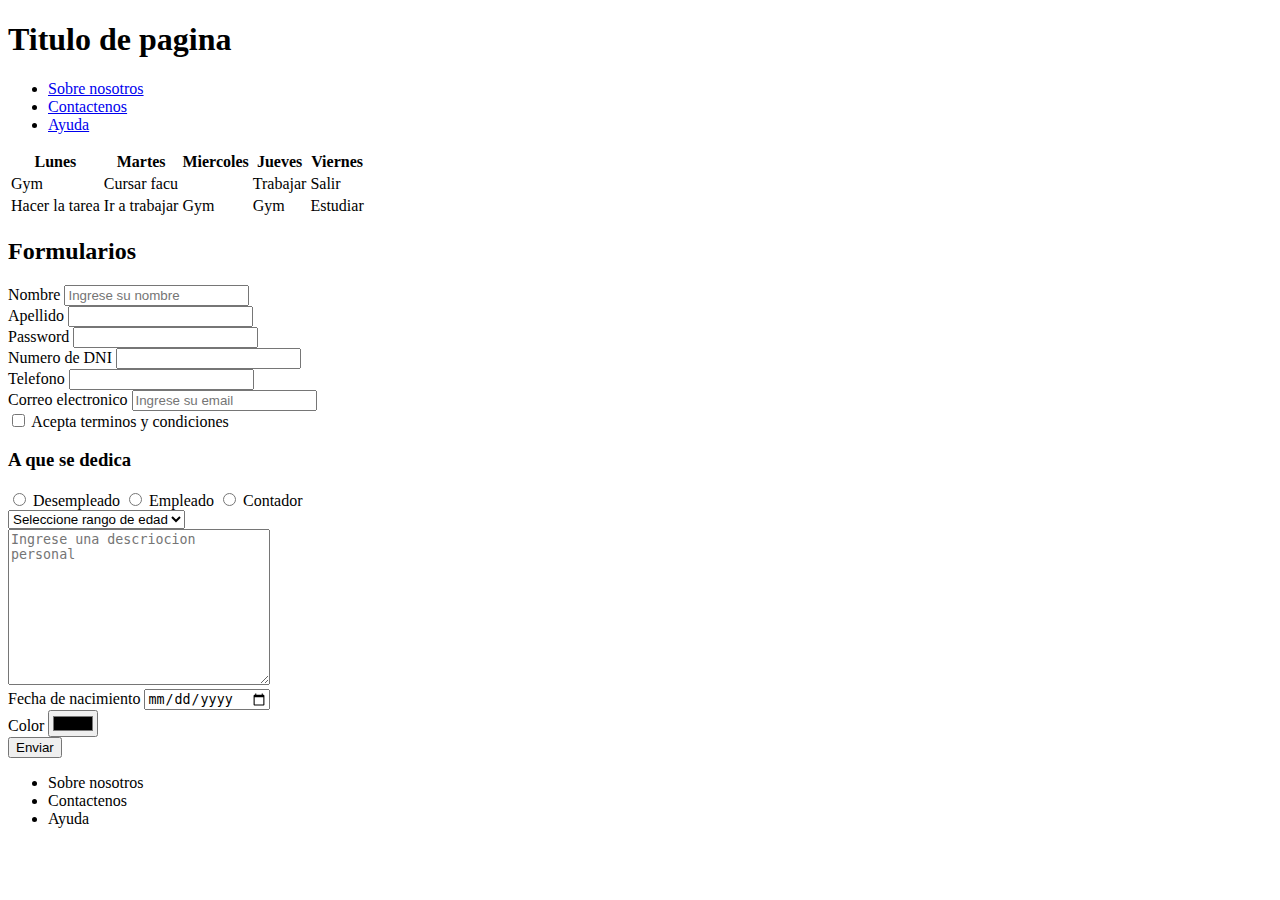
<file: 12-07/index.html>
<!DOCTYPE html>
<html lang="es">
<head>
    <meta charset="UTF-8">
    
</head>
<body>
    <title>Clase 2</title>
    <header>
        <h1>Titulo de pagina</h1>  
        <nav>
            <ul>
                <li>
                    <a href="#">Sobre nosotros</a>
                </li>
                <li>
                    <a href="#">Contactenos</a>
                </li>
                <li>
                    <a href="#">Ayuda</a>
                </li>
            </ul>
        </nav>


    </header>
    
    <main>
        <section>
            <table>
                <tr>
                    <th>Lunes</th> <!--Titulo de la columna-->
                    <th>Martes</th>
                    <th>Miercoles</th>
                    <th>Jueves</th>
                    <th>Viernes</th>                   
                </tr>
                <tr>
                    <td>Gym</td>
                    <td>Cursar facu</td>
                    <td></td>
                    <td>Trabajar</td>
                    <td>Salir</td>
                </tr>
                <tr>
                    <td>Hacer la tarea</td>
                    <td>Ir a trabajar</td>
                    <td>Gym</td>
                    <td>Gym</td>
                    <td>Estudiar</td>
                </tr>
            </table>
        </section>
        <section>
            <h2>Formularios</h2>
            <form>
                <div>
                    <label for="nombre">Nombre</label>
                    <input type="text" id="nombre" placeholder="Ingrese su nombre">
                </div>

                <div>
                    <label for="apellido">Apellido</label>
                    <input type="text" id="apellido">
                </div>

                <div>
                    <label for="password">Password</label>
                    <input type="password" id="password">
                </div>

                <div>
                    <label for="dni">Numero de DNI</label>
                    <input type="number" id="dni">
                </div>
                
                <div>
                    <label for="telefono">Telefono</label>
                    <input type="tel" id="telefono">
                </div>

                <div>
                    <label for="email">Correo electronico</label>
                    <input type="email" id="email" placeholder="Ingrese su email" required>
                </div>

                <div>                    
                    <input type="checkbox" id="terminos" required>
                    <label for="terminos">Acepta terminos y condiciones</label>
                </div>

                <div>
                    <h3>A que se dedica</h3>
                    <input type="radio" name="profesion" id="desempleado">
                    <label for="desempleado">Desempleado</label>
                    <input type="radio" name="profesion" id="empleado">
                    <label for="empleado">Empleado</label>
                    <input type="radio" name="profesion" id="contador">
                    <label for="contador">Contador</label>
                </div>

                <div>
                    <select name="edad" id="edad">
                        <option value="">Seleccione rango de edad</option>
                        <option value="1822">18 a 22 años</option>
                        <option value="2242">22 a 42 años</option>
                        <option value="42mas">42 o más</option>
                    </select>
                </div>

                <div>
                    <textarea name="descripcion" id="descriocion" cols="30" rows="10" placeholder="Ingrese una descriocion personal"></textarea>
                </div>

                <div>
                    <label for="fechaNaciemiento">Fecha de nacimiento</label>
                    <input type="date" id="fechaNaciemiento">
                </div>

                <div>
                    <label for="color">Color</label>
                    <input type="color" id="color">
                </div>


                <div>
                    <input type="submit" value="Enviar">
                </div>



                


            </form>
        </section>



        <!--
        <section>
            <div> DiV EN BLOQUE
                <strong>Esto esta en negrita</strong>
            </div>
            EN LINEA
            <a href="#">Esto es un link 1</a>
            <a href="#">Esto es un link 2</a>
        </section>
        <section>
            <p> Lorem ipsum dolor, sit amet consectetur adipisicing elit. Neque libero veritatis asperiores assumenda vel officiis, perferendis reiciendis cupiditate aliquam eaque, animi totam laudantium, optio sed! Quisquam natus perferendis aliquam iure.</p>
        </section>
        <section>
            <p>Lorem ipsum, dolor sit amet consectetur adipisicing elit. At quod accusantium ea iusto aspernatur, incidunt, ex nihil corrupti quasi delectus consequuntur soluta ipsam repellendus nam exercitationem sunt tempore quo. Repellat.</p>
        </section>-->
    </main>

    <footer>
        <ul>
            <li>Sobre nosotros</li>
            <li>Contactenos</li>
            <li>Ayuda</li>
        </ul>

    </footer>
    
</body>
</html>
</file>
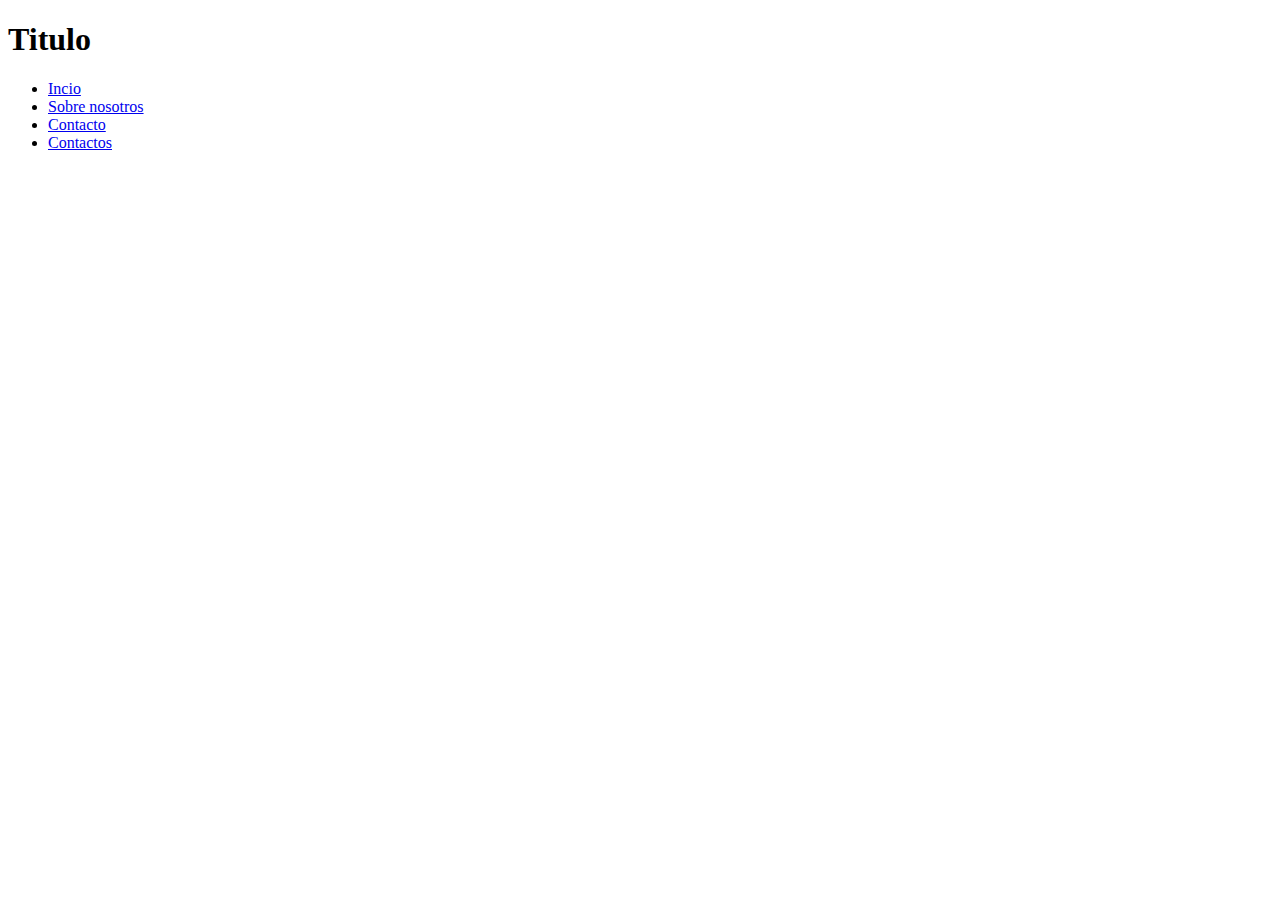
<file: 20-07/index.html>
<!DOCTYPE html>
<html lang="en">
<head>
    <meta charset="UTF-8">
    <meta http-equiv="X-UA-Compatible" content="IE=edge">
    <meta name="viewport" content="width=device-width, initial-scale=1.0">
    <title>Clase 4</title>
</head>
<body>
    <header>
        <h1>Titulo</h1>
        <ul>

            <li>
                <a href="#">Incio</a>
            </li>
            <li>
                <a href="#">Sobre nosotros</a>
            </li>
            <li>
                <a href="#">Contacto</a>
            </li>            
            <li>
                <a href="#">Contactos</a>
            </li>
        </ul>
    </header>
    <main>

    </main>
    <footer>
        <ul>

        </ul>
    </footer>
    
</body>
</html>
</file>
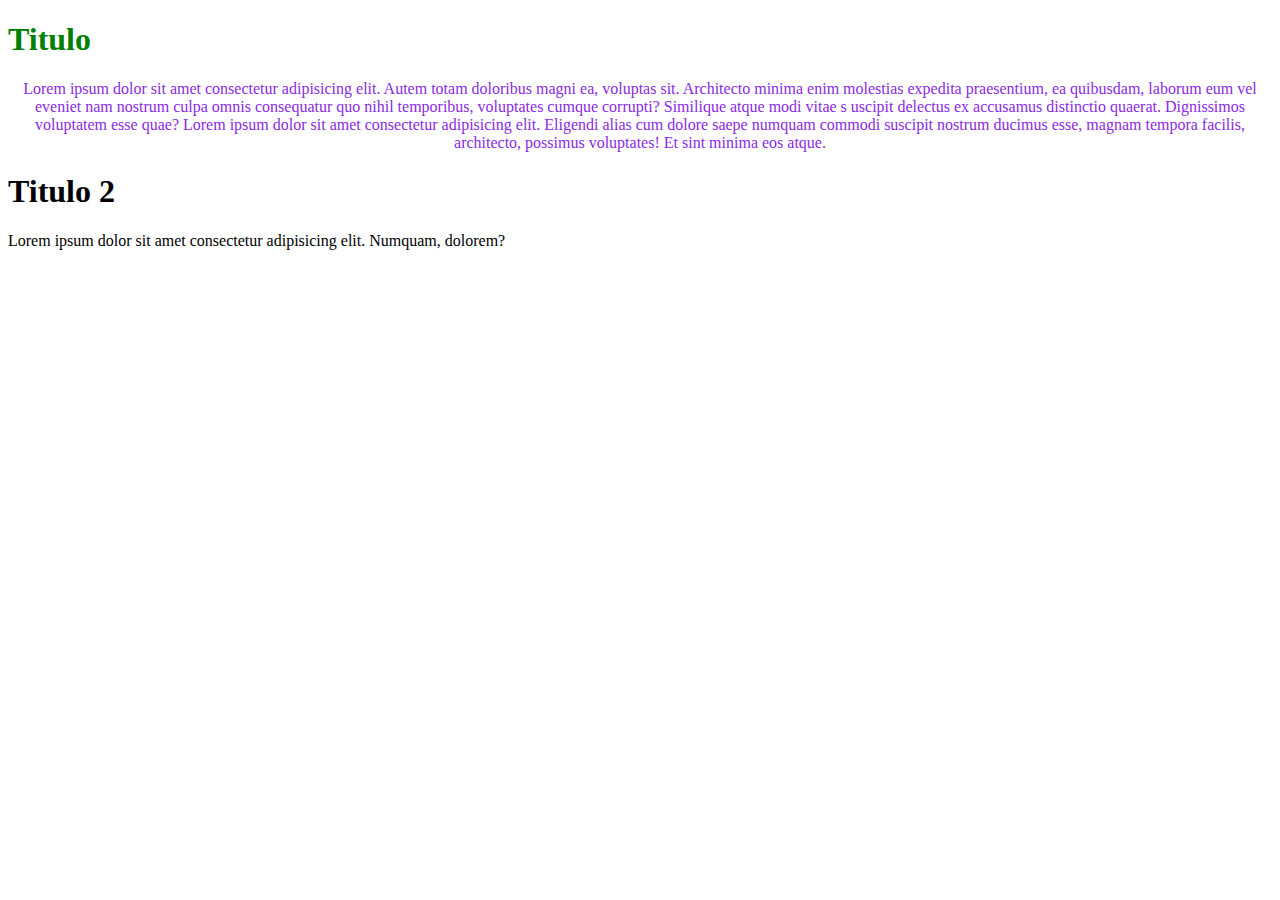
<file: 25-07/index.html>
<!DOCTYPE html>
<html lang="en">
<head>
    <meta charset="UTF-8">
    <meta http-equiv="X-UA-Compatible" content="IE=edge">
    <meta name="viewport" content="width=device-width, initial-scale=1.0">
    <title>Clase 5</title>    
    <link rel="stylesheet" href="./styles.css">
</head>
<body>
    <h1 id="titulo-principal"> Titulo</h1>
    <p class="parrafo">Lorem ipsum dolor sit amet consectetur adipisicing elit. Autem totam doloribus magni ea, voluptas sit.
       Architecto minima enim molestias expedita praesentium, ea quibusdam, laborum eum vel eveniet nam nostrum 
       culpa omnis consequatur quo nihil temporibus, voluptates cumque corrupti? Similique atque modi vitae s
       uscipit delectus ex accusamus distinctio quaerat. Dignissimos voluptatem esse quae? Lorem ipsum dolor 
       sit amet consectetur adipisicing elit. Eligendi alias 
       cum dolore saepe numquam commodi suscipit nostrum ducimus esse, magnam tempora facilis, 
       architecto, possimus voluptates! Et sint minima eos atque.
    </p>
    <h1>Titulo 2</h1>
    <p>Lorem ipsum dolor sit amet consectetur adipisicing elit. 
        Numquam, dolorem?</p>
    
</body>
</html>
</file>
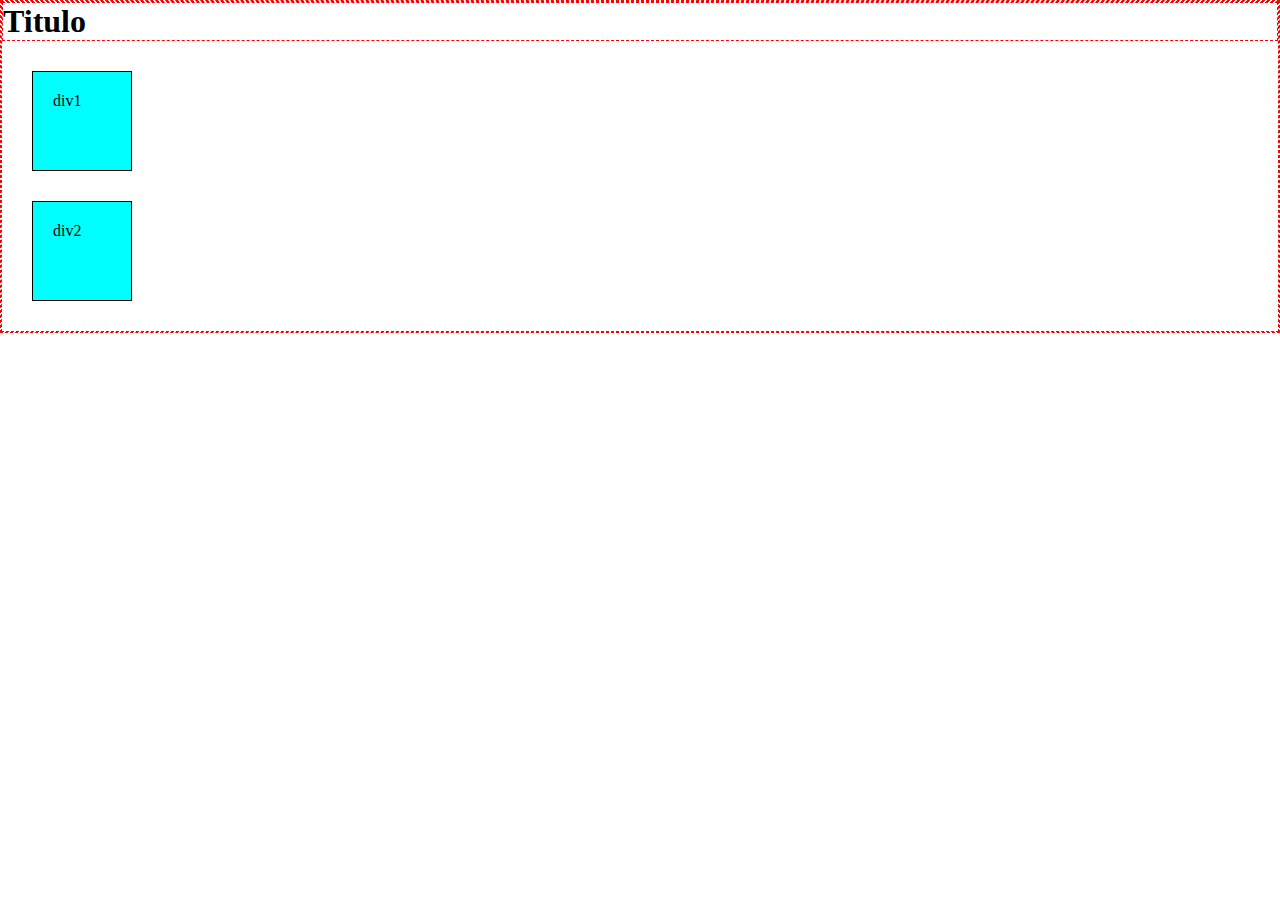
<file: 27-07/index.html>
<!DOCTYPE html>
<html lang="en">
<head>
    <meta charset="UTF-8">
    <meta http-equiv="X-UA-Compatible" content="IE=edge">
    <meta name="viewport" content="width=device-width, initial-scale=1.0">
    <title>Clase 6</title>
    <link rel="stylesheet" href="./styles.css">
</head>
<body>
    <h1>Titulo</h1>
    <div>div1</div>
    <div>div2</div>
    
</body>
</html>
</file>
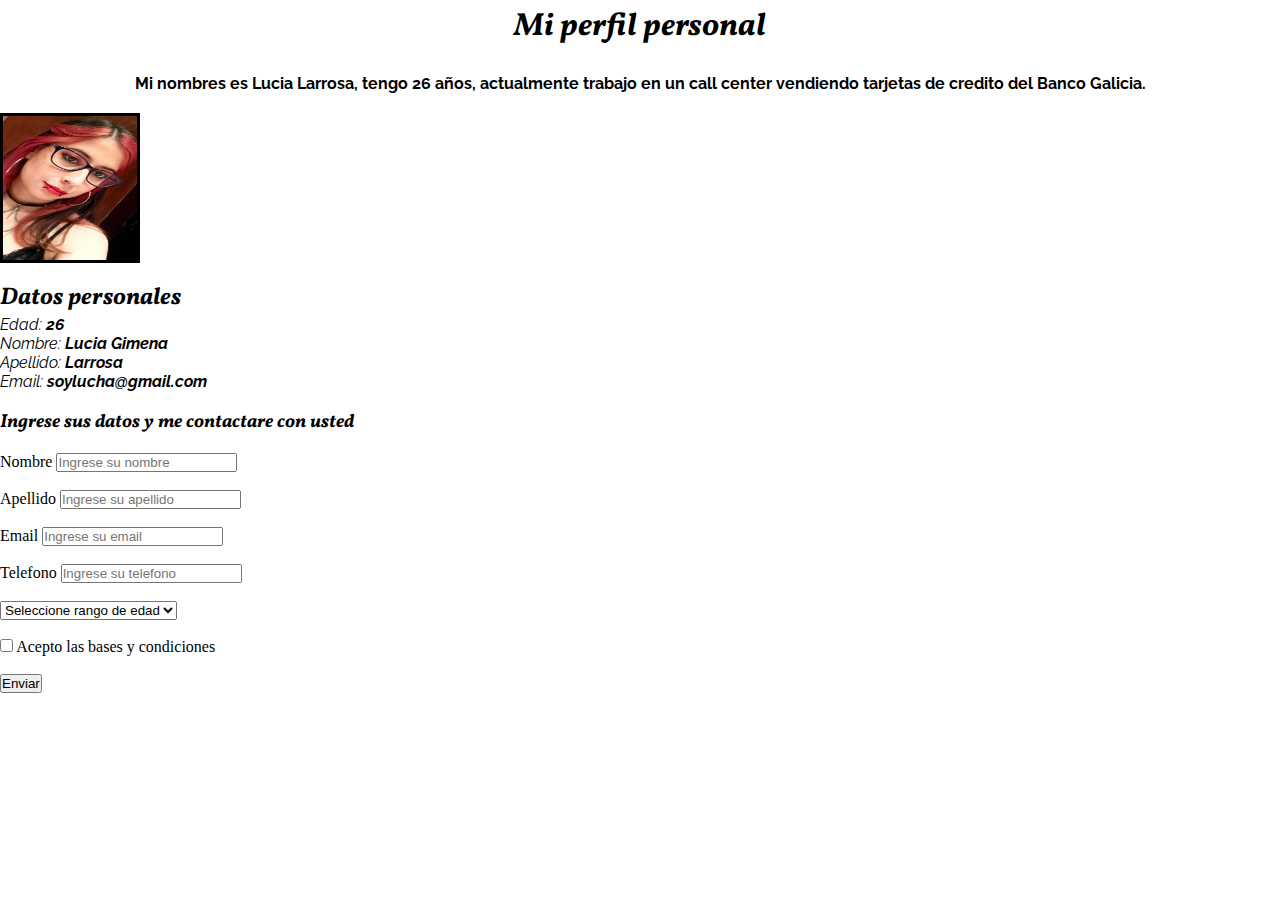
<file: Desafios/index.html>
<!DOCTYPE html>
<html lang="en">
<head>
    <meta charset="UTF-8">
    <meta http-equiv="X-UA-Compatible" content="IE=edge">
    <meta name="viewport" content="width=device-width, initial-scale=1.0">
    <title>Mi perfil</title>
    <link rel="stylesheet" href="./style.css">
    <link rel="preconnect" href="https://fonts.googleapis.com">
<link rel="preconnect" href="https://fonts.gstatic.com" crossorigin>
<link href="https://fonts.googleapis.com/css2?family=Raleway:ital,wght@0,100;0,200;0,300;0,400;0,500;0,600;0,700;0,800;0,900;1,100;1,200;1,300;1,400;1,500;1,600;1,700;1,800;1,900&display=swap" rel="stylesheet">
<link rel="preconnect" href="https://fonts.googleapis.com">
<link rel="preconnect" href="https://fonts.gstatic.com" crossorigin>
<link href="https://fonts.googleapis.com/css2?family=Vollkorn:ital,wght@0,400;0,500;0,600;0,700;0,800;0,900;1,400;1,500;1,600;1,700;1,800;1,900&display=swap" rel="stylesheet">

</head>
<body class="fondo">
    <header>
        <h1 class="titulo">Mi perfil personal</h1>         
    </header>
    <main>
        <section>
            <p class="parrafo">Mi nombres es Lucia Larrosa, tengo 26 años, actualmente trabajo en un call center vendiendo tarjetas de credito del Banco Galicia.</p> 
           
        
           <img class="imagen" src="perfil.jpeg" alt="Foto perfil" width="140" height="150">
        </section>

        <section>
            <br>
            <h2 class="tituloH2">Datos personales</h2>
            <ul class="lista">
                <li>Edad: <b>26</b> </li>
                <li>Nombre: <b>Lucia Gimena</b></li>
                <li>Apellido: <b>Larrosa</b></li>
                <li>Email: <b>soylucha@gmail.com</b></li> 
            </ul>
        </section>

        <section>
            <form>
                <br>
                <h3 class="tituloH3">Ingrese sus datos y me contactare con usted</h3>
                <br>
                <div>
                    <label for="nombre">Nombre</label>
                    <input type="text" id="nombre" placeholder="Ingrese su nombre" required>
                </div>
                <br>
                <div>
                    <label for="apellido">Apellido</label>
                    <input type="text" id="apellido" placeholder="Ingrese su apellido" required>            
                </div>
                <br>
                <div>
                    <label for="email">Email</label>
                    <input type="email" id="email" placeholder="Ingrese su email" required>            
                </div>
                <br>
                <div>
                    <label for="telefono">Telefono</label>
                    <input type="number" id="telefono" placeholder="Ingrese su telefono" required>            
                </div>
                <br>
                <div>
                    <select name="edad" id="edad">
                        <option value="">Seleccione rango de edad</option>
                        <option value="menos17">17 o menos</option>
                        <option value="1825">18 a 25</option>
                        <option value="16mas">26 o más</option>
                    </select>
                </div>
                <br>
                <div>
                    <input type="checkbox" id="bases" required>
                    <label for="bases">Acepto las bases y condiciones</label>
                </div>
                <br> 
                <input type="submit" value="Enviar">
         
            </form>
        </section>
    
    
    
    
    </main>

</body>
</html>
</file>
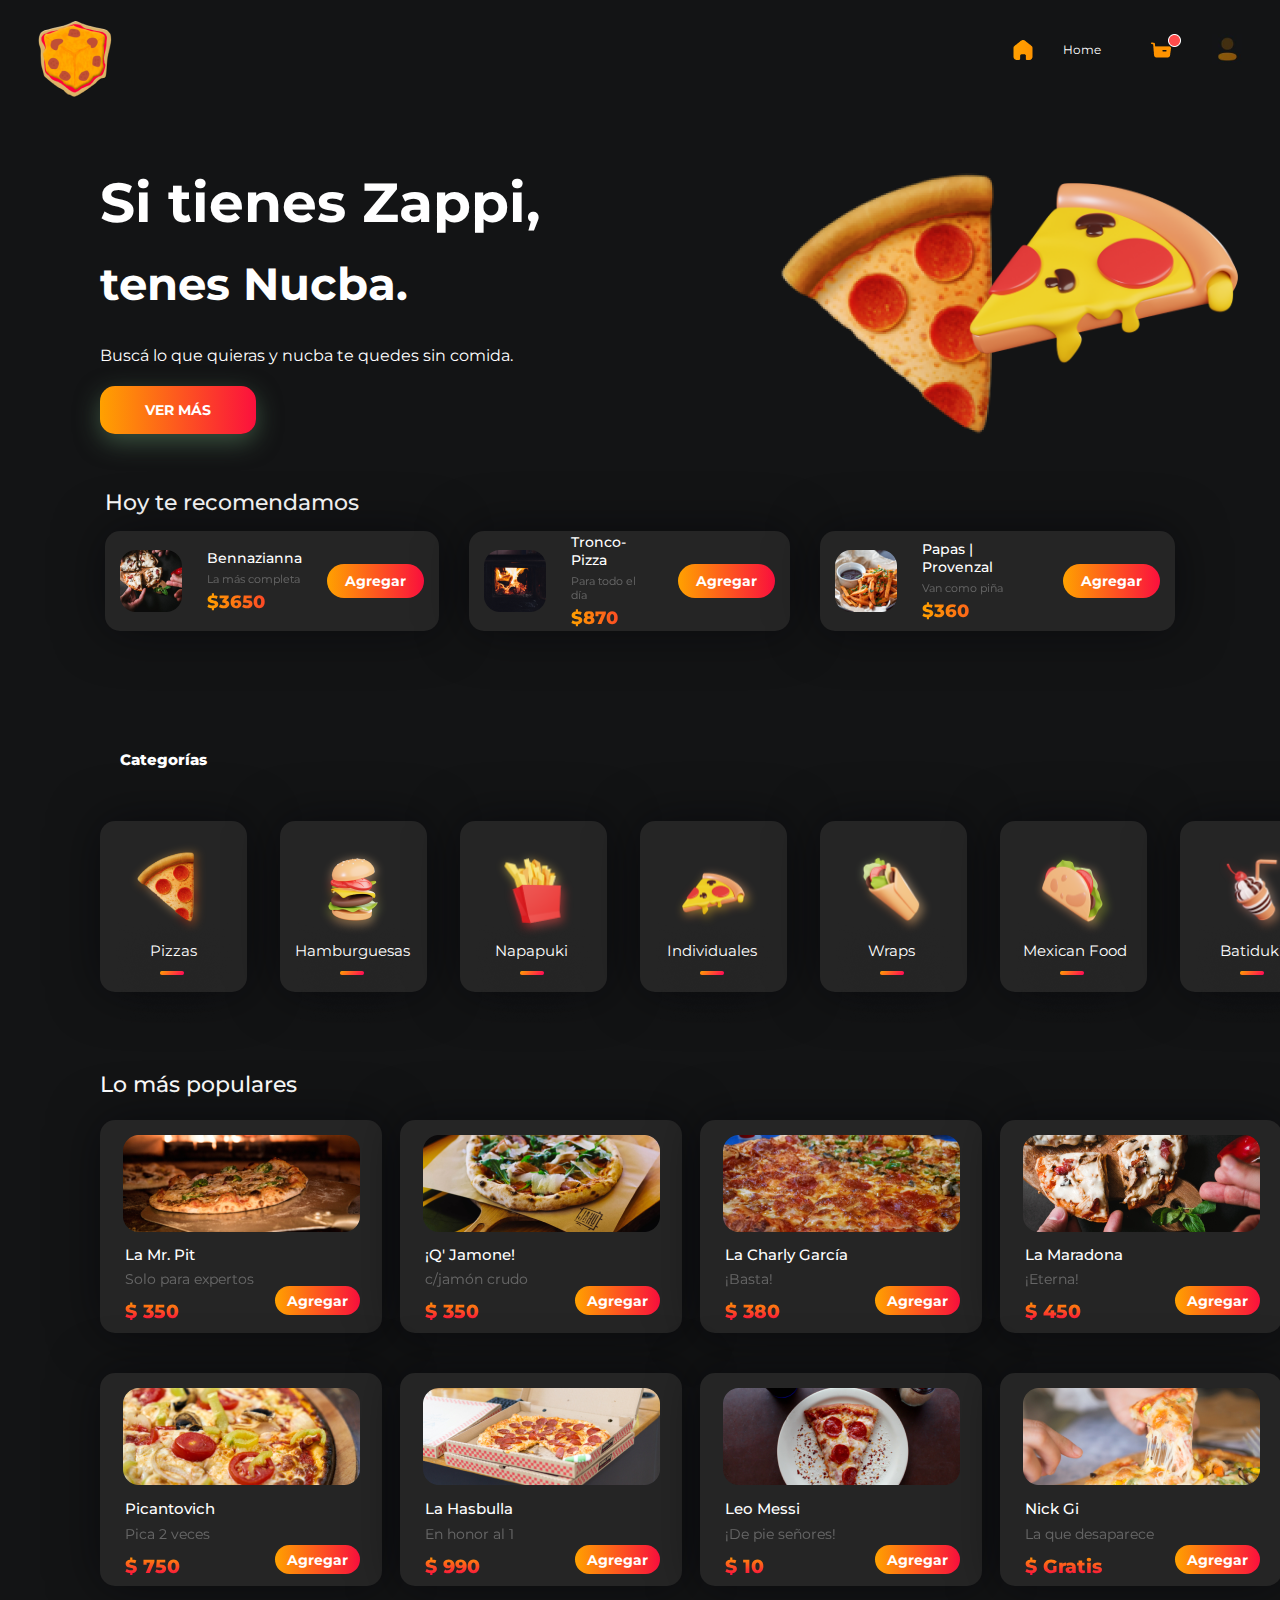
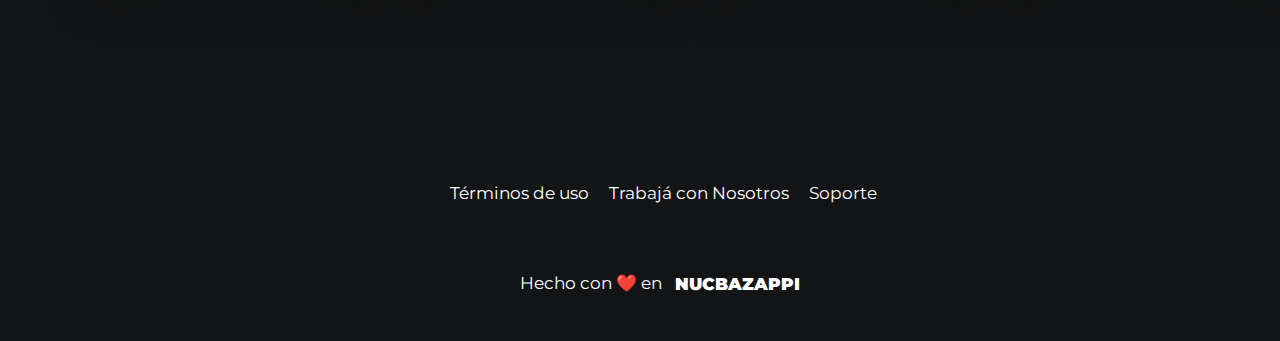
<file: E5/index.html>
<!DOCTYPE html>
<html lang="en">
<head>
    <meta charset="UTF-8">
    <meta http-equiv="X-UA-Compatible" content="IE=edge">
    <meta name="viewport" content="width=device-width, initial-scale=1.0">
    <title>E5</title>
    <link rel="stylesheet" href="./styles.css">
</head>
<body>
    <header>
        <img src="./img/nucbazappiicon 1.png" alt="logo" class="logo">
        <nav class="navbar" >         
            <img class="iconHome" src="./img/Iconly/Bulk/Home.png" alt="iconHome">
            <a class="navbarLink" href="#">Home</a>
            <img class="carrito" src="./img/Iconly/Bulk/Fill 7.png" alt="carrito">
            <img class="circulo" src="./img/Ellipse 163.png" alt="circulo">
            <img class="cuenta" src="./img/Iconly/Bulk/cuenta.JPG" alt="cuenta">          
                                                
                 
        </nav>
    </header>
    <main>
        <section id="hero">
            <div class="heroInfo">
                <h1>Si tienes Zappi,</h1>
                <h2>tenes Nucba.</h2>
                <p>Buscá lo que quieras y nucba te quedes sin comida.</p>
                <div>
                    <a href="#" class="btnHero">VER MÁS</a>
                </div>
                <img class="pizza-1" src="./img/image 34.png" alt="pizza-1">
                <img class="pizza-2" src="./img/pizza 1.png" alt="pizza-2">  
            </div>
            <div>
            </div>
        </section>
        <section id="cards">
            <h3>Hoy te recomendamos</h3>
            <div class="cardsContainer">
                <div class="card">
                    <img src="./img/Photo Menu-8.png" alt="menu-1" class="menu-1">
                    <div class="cardInfo">
                        <h2>Bennazianna</h2>
                        <p class="descripcion">La más completa</p>
                        <p class="precio">$3650</p>
                    </div>                    
                    <button class="btn">Agregar</button>
                </div>

                <div class="card">
                    <img src="./img/Photo Menu-9.png" alt="menu-2" class="menu-1">
                    <div class="cardInfo">
                        <h2>Tronco-Pizza</h2>
                        <p class="descripcion">Para todo el día</p>
                        <p class="precio">$870</p>
                    </div>                    
                    <button class="btn">Agregar</button>
                </div>

                <div class="card">
                    <img src="./img/Photo Menu-10.png" alt="menu-1" class="menu-1">
                    <div class="cardInfo">
                        <h2>Papas | Provenzal</h2>
                        <p class="descripcion">Van como piña</p>
                        <p class="precio">$360</p>
                    </div>                    
                    <button class="btn">Agregar</button>
                </div>                
            </div>
        </section>

        <section id="categorias">
            <h4>Categorías</h4>
            <div class="categoriasMenu">
                <div class="pizzas">
                    
                    <img class="pizzaImgBlur" src="./img/image 34.png" alt="pizza">
                    <img class="pizzaImg" src="./img/image 34.png" alt="pizza">
                    <p>Pizzas</p>
                    <div>
                        <img class="barra" src="./img/Rectangle 13.png" alt="decoracion">
                    </div>
                </div>

                <div class="hamburguesa">
                    
                    <img class="burguer" src="./img/burger 1.png" alt="hamburguesa">
                    <img class="burguerBlur" src="./img/burger 1.png" alt="hamburguesa">
                    <p>Hamburguesas</p>
                    <div>
                        <img class="barra2" src="./img/Rectangle 13.png" alt="decoracion">
                    </div>
                </div>

                <div class="napa">

                    <img class="napaImgBlur" src="./img/fries 2.png" alt="napa">
                    <img class="napaImg" src="./img/fries 2.png" alt="napa">
                    <p>Napapuki</p>
                    <div>
                        <img class="barra3" src="./img/Rectangle 13.png" alt="decoracion">
                    </div>
                </div>

                <div class="individuales">

                    <img class="indiImgBlur" src="./img/pizza 2.png" alt="pizzaPorcion">
                    <img class="indiImg" src="./img/pizza 2.png" alt="pizzaPorcion">
                    <p>Individuales</p>
                    <div>
                        <img class="barra4" src="./img/Rectangle 13.png" alt="decoracion">
                    </div>
                </div>

                <div class="wraps">
                    
                    <img class="wrapsImgBlur" src="./img/buritto 1.png" alt="wraps">
                    <img class="wrapsImg" src="./img/buritto 1.png" alt="wraps">
                    <p>Wraps</p>
                    <div>
                        <img class="barra5" src="./img/Rectangle 13.png" alt="decoracion">
                    </div>
                </div>

                <div class="mexican">

                    <img class="mexicanImgBlur" src="./img/taco 1.png" alt="taco">
                    <img class="mexicanImg" src="./img/taco 1.png" alt="taco">
                    <p>Mexican Food</p>
                    <div>
                        <img class="barra6" src="./img/Rectangle 13.png" alt="decoracion">
                    </div>
                </div>

                <div class="batidukis">
                    
                    <img class="batiImgBlur" src="./img/float 1.png" alt="batidukis">
                    <img class="batiImg" src="./img/float 1.png" alt="batidukis">
                    <p>Batidukis</p>
                    <div>
                        <img class="barra7" src="./img/Rectangle 13.png" alt="decoracion">
                    </div>
                </div>




            </div>


        </section>

        <section id="populares">
            <h3>Lo más populares</h3>
            <div class="containerPopulares">

                <div class="cardPopularMenu1">
                    <img src="./img/Photo Menu.png" alt="menu1">
                </div>
                <div class="popularInfoMenu1">
                    <h2>La Mr. Pit</h2>
                    <p class="popuDescripcionMenu1">Solo para expertos</p>
                    <p class="popuPrecioMenu1">$ 350</p>
                </div>
                <button class="popuBtnMenu1">Agregar</button>

                <div class="cardPopularMenu2">
                    <img src="./img/Photo Menu-1.png" alt="menu2">
                </div>
                <div class="popularInfoMenu2">
                    <h2>¡Q' Jamone!</h2>
                    <p class="popuDescripcionMenu2">c/jamón crudo</p>
                    <p class="popuPrecioMenu2">$ 350</p>
                </div>
                <button class="popuBtnMenu2">Agregar</button>

                <div class="cardPopularMenu3">
                    <img src="./img/Photo Menu-2.png" alt="menu3">
                </div>
                <div class="popularInfoMenu3">
                    <h2>La Charly García</h2>
                    <p class="popuDescripcionMenu3">¡Basta!</p>
                    <p class="popuPrecioMenu3">$ 380</p>
                </div>
                <button class="popuBtnMenu3">Agregar</button>

                <div class="cardPopularMenu4">
                    <img src="./img/Photo Menu-3.png" alt="menu4">
                </div>
                <div class="popularInfoMenu4">
                    <h2>La Maradona</h2>
                    <p class="popuDescripcionMenu4">¡Eterna!</p>
                    <p class="popuPrecioMenu4">$ 450</p>
                </div>
                <button class="popuBtnMenu4">Agregar</button>

                <div class="cardPopularMenu5">
                    <img src="./img/Photo Menu-4.png" alt="menu5">
                </div>
                <div class="popularInfoMenu5">
                    <h2>Picantovich</h2>
                    <p class="popuDescripcionMenu5">Pica 2 veces</p>
                    <p class="popuPrecioMenu5">$ 750</p>
                </div>
                <button class="popuBtnMenu5">Agregar</button>

                <div class="cardPopularMenu6">
                    <img src="./img/Photo Menu-5.png" alt="menu6">
                </div>
                <div class="popularInfoMenu6">
                    <h2>La Hasbulla</h2>
                    <p class="popuDescripcionMenu6">En honor al 1</p>
                    <p class="popuPrecioMenu6">$ 990</p>
                </div>
                <button class="popuBtnMenu6">Agregar</button>

                <div class="cardPopularMenu7">
                    <img src="./img/Photo Menu-6.png" alt="menu7">
                </div>
                <div class="popularInfoMenu7">
                    <h2>Leo Messi</h2>
                    <p class="popuDescripcionMenu7">¡De pie señores!</p>
                    <p class="popuPrecioMenu7">$ 10</p>
                </div>
                <button class="popuBtnMenu7">Agregar</button>

                <div class="cardPopularMenu8">
                    <img src="./img/Photo Menu-7.png" alt="menu8">
                </div>
                <div class="popularInfoMenu8">
                    <h2>Nick Gi</h2>
                    <p class="popuDescripcionMenu8">La que desaparece</p>
                    <p class="popuPrecioMenu8">$ Gratis</p>
                </div>
                <button class="popuBtnMenu8">Agregar</button>

                

                



            </div>
            
        </section>
        
    </main>
    <footer>
        <ul class="links" >
            <li><a href="#">Términos de uso</a></li>
            <li><a href="#">Trabajá con Nosotros</a></li>
            <li><a href="#">Soporte</a></li>                    
        </ul> 
        <div>
            <h4>Hecho con ❤️ en <span>NUCBAZAPPI</span></h4>
        </div> 
    </footer>
</body>
</html>
</file>
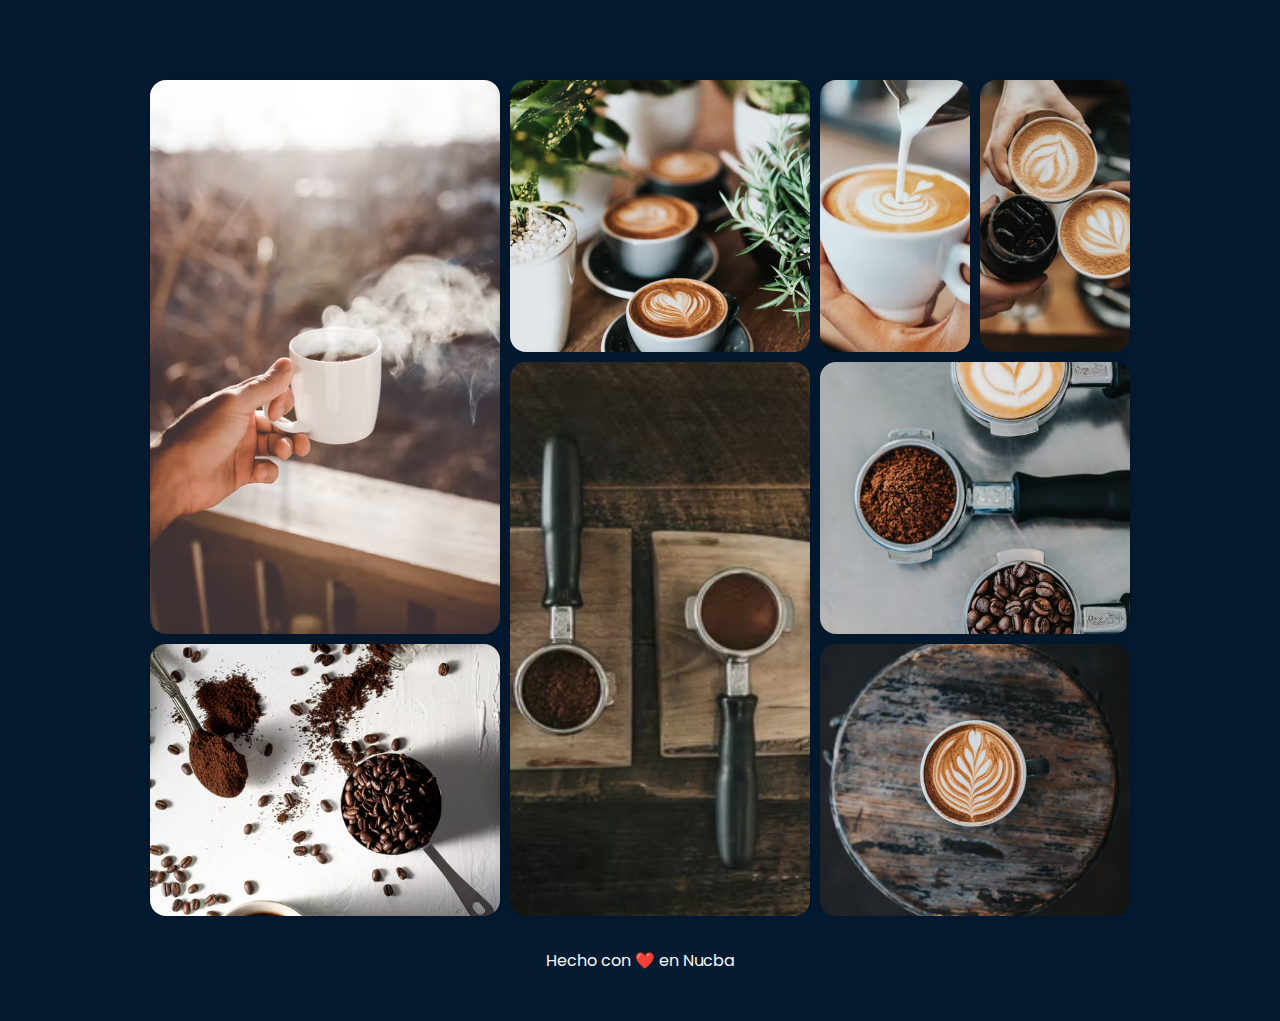
<file: Grid/index.html>
<!DOCTYPE html>
<html lang="en">
  <head>
    <meta charset="UTF-8" />
    <meta http-equiv="X-UA-Compatible" content="IE=edge" />
    <meta name="viewport" content="width=device-width, initial-scale=1.0" />
    <title>Clase 17 - Grid Gallery</title>

    <link rel="stylesheet" href="./assets/style.css" />
  </head>
  <body>
    <main class="max-width">
      <div class="container">
        <div class="item"></div>
        <div class="item"></div>
        <div class="item"></div>
        <div class="item"></div>
        <div class="item"></div>
        <div class="item"></div>
        <div class="item"></div>
        <div class="item"></div>
      </div>
    </main>
    <footer>Hecho con ❤️ en Nucba</footer>
  </body>
</html>
</file>
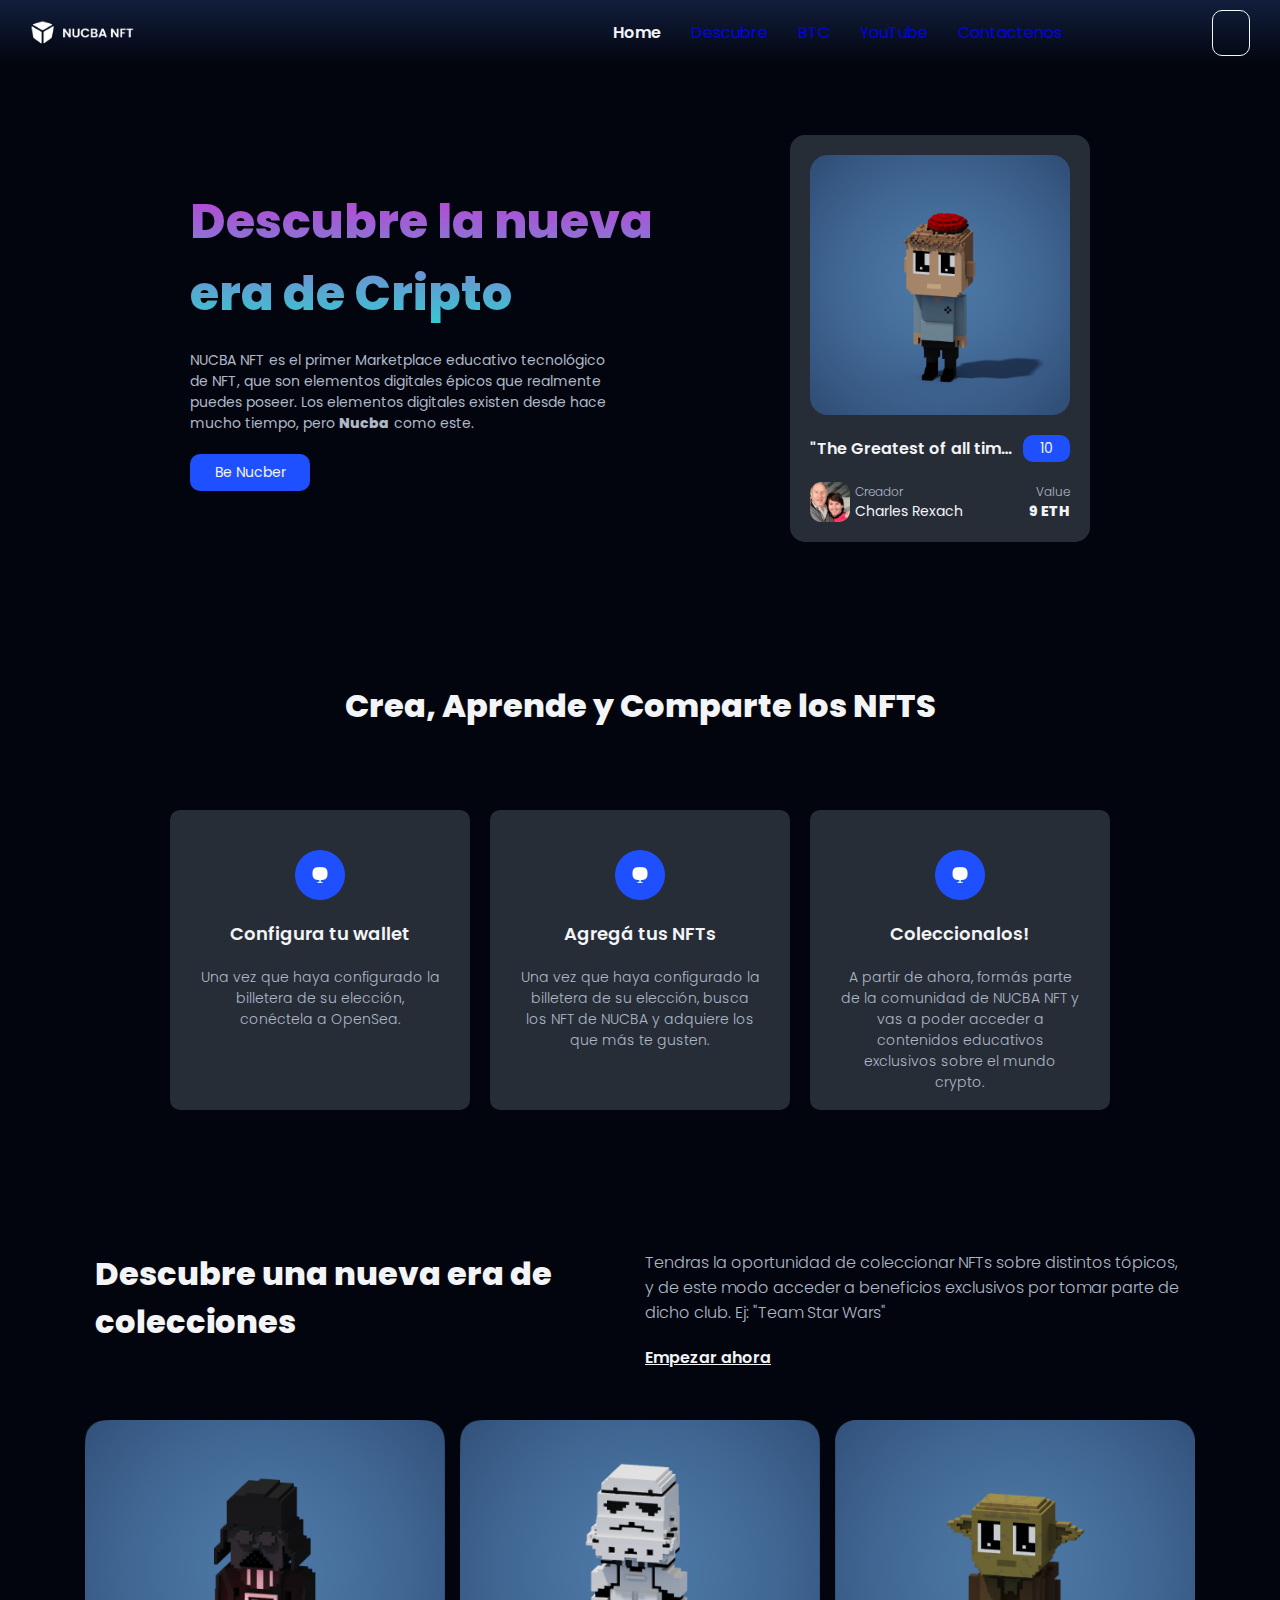
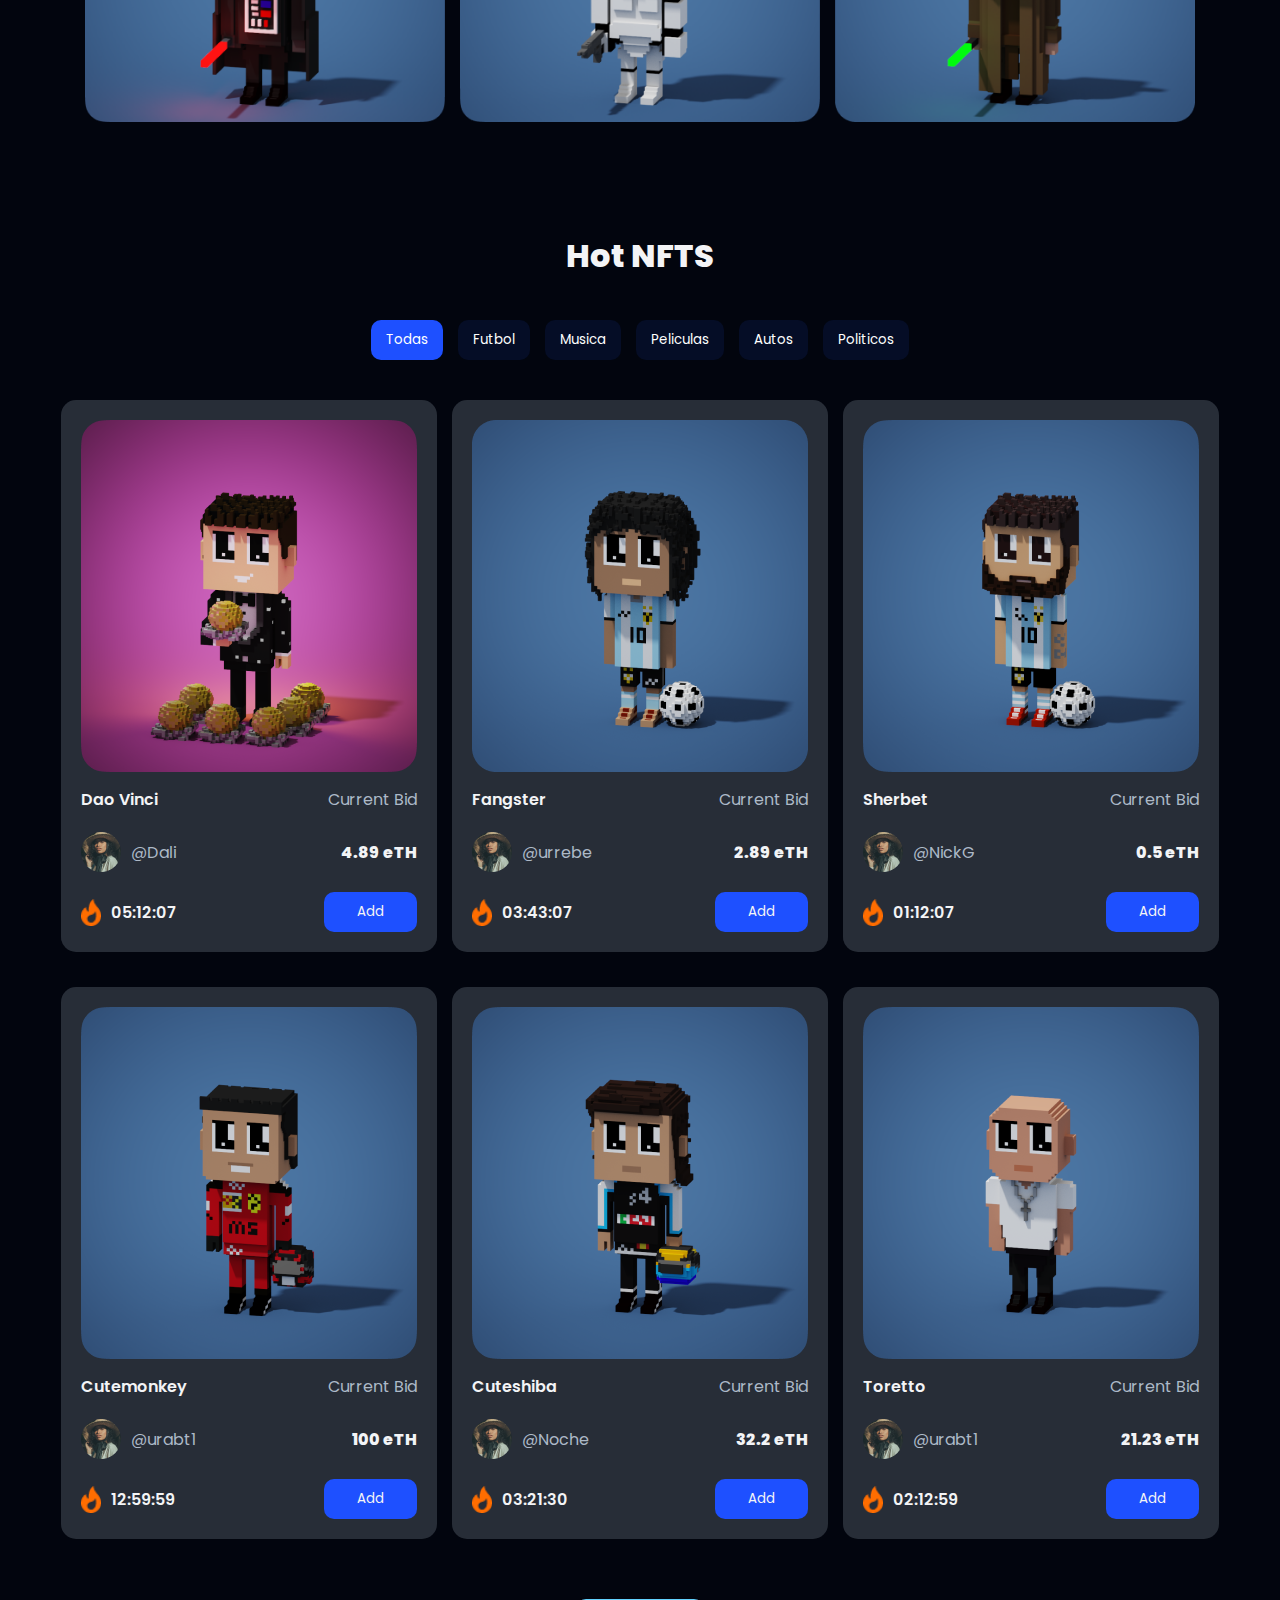
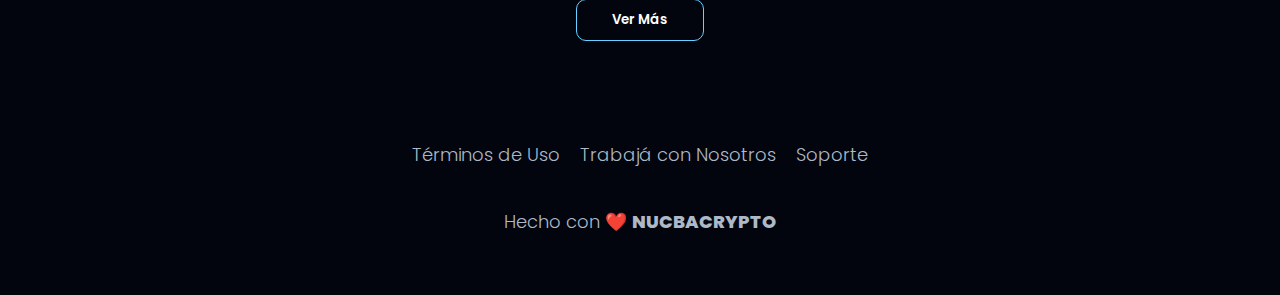
<file: Nucba NFT/index.html>
<!DOCTYPE html>
<html lang="en">
<head>
    <meta charset="UTF-8">
    <meta http-equiv="X-UA-Compatible" content="IE=edge">
    <meta name="viewport" content="width=device-width, initial-scale=1.0">
    <title>Nucba - NFT</title>
    <link rel="stylesheet" href="./assets/styles.css">
    <link rel="stylesheet" href="./assets/mediaqueries.css">
    <link rel="stylesheet" href="./assets/animaciones.css">
    <link
      rel="stylesheet"
      href="https://cdnjs.cloudflare.com/ajax/libs/font-awesome/6.2.0/css/all.min.css"
      integrity="sha512-xh6O/CkQoPOWDdYTDqeRdPCVd1SpvCA9XXcUnZS2FmJNp1coAFzvtCN9BmamE+4aHK8yyUHUSCcJHgXloTyT2A=="
      crossorigin="anonymous"
      referrerpolicy="no-referrer"
    />

    <link rel="icon" type="image/png" href="./assets/img/favicons/favicon-32x32.png">
</head>
<body>
    <header>
        <img src="./assets/img/logo.png" alt="LogoNucba" class="logo">
        <nav class="navbar">
          <label for="menu-toggle" class="menu-label">
            <img src="./assets/img/menu.png" alt="icono menu" class="menu-icon" />
          </label>
          <input type="checkbox" id="menu-toggle" />
            <ul class="navbarList">
                <li>
                    <a href="#hero">Home</a>
                </li>
                <li>
                    <a href="#discover">Descubre</a>
                </li>
                <li>
                    <a href="#products">BTC</a>
                </li>
                <li>
                    <a href="https://www.youtube.com/c/Nucbaok" target="_blank">YouTube</a>
                </li>
                <li>
                    <a href="https://nucba.com.ar" target="_blank">Contactenos</a>
                </li>
            </ul>
            <label for="cart-toggle" class="cart-label">
              <i class="fa-solid fa-cart-shopping cart-icon"></i>
            </label>
            <input type="checkbox" id="cart-toggle" />
            <div class="cart">
              <h2>Tus NFTs</h2>
              <div class="cart-item">
                <img src="./assets/img/cart/cart-img.png" alt="un producto" />
                <div class="item-info">
                  <h3 class="item-title">Messi</h3>
                  <p class="item-bid">Current Bid</p>
                  <span class="item-price">4.8 ETH</span>
                </div>
                <div class="item-handler">
                  <span class="quantity-handler down">-</span>
                  <span class="item-quantity">1</span>
                  <span class="quantity-handler up">+</span>
                </div>
              </div>
              <div class="cart-item">
                <img src="./assets/img/cart/cart-img.png" alt="un producto" />
                <div class="item-info">
                  <h3 class="item-title">Messi</h3>
                  <p class="item-bid">Current Bid</p>
                  <span class="item-price">4.8 ETH</span>
                </div>
                <div class="item-handler">
                  <span class="quantity-handler down">-</span>
                  <span class="item-quantity">1</span>
                  <span class="quantity-handler up">+</span>
                </div>
              </div>
              <div class="cart-item">
                <img src="./assets/img/cart/cart-img.png" alt="un producto" />
                <div class="item-info">
                  <h3 class="item-title">Messi</h3>
                  <p class="item-bid">Current Bid</p>
                  <span class="item-price">4.8 ETH</span>
                </div>
                <div class="item-handler">
                  <span class="quantity-handler down">-</span>
                  <span class="item-quantity">1</span>
                  <span class="quantity-handler up">+</span>
                </div>
              </div>
              <div class="cart-item">
                <img src="./assets/img/cart/cart-img.png" alt="un producto" />
                <div class="item-info">
                  <h3 class="item-title">Messi</h3>
                  <p class="item-bid">Current Bid</p>
                  <span class="item-price">4.8 ETH</span>
                </div>
                <div class="item-handler">
                  <span class="quantity-handler down">-</span>
                  <span class="item-quantity">1</span>
                  <span class="quantity-handler up">+</span>
                </div>
              </div>
              <div class="cart-item">
                <img src="./assets/img/cart/cart-img.png" alt="un producto" />
                <div class="item-info">
                  <h3 class="item-title">Messi</h3>
                  <p class="item-bid">Current Bid</p>
                  <span class="item-price">4.8 ETH</span>
                </div>
                <div class="item-handler">
                  <span class="quantity-handler down">-</span>
                  <span class="item-quantity">1</span>
                  <span class="quantity-handler up">+</span>
                </div>
              </div>
    
              <span class="divider"></span>
    
              <div class="cartTotal">
                <p>Total:</p>
                <span>18.3 ETH</span>
              </div>
              <button class="btnAdd">Comprar</button>
            </div>

            <div class="overlay"></div>
        </nav>
    </header>
    <main>
        <section id="hero">
            <div class="heroInfo">
              <h1>Descubre la nueva era de <span>Cripto</span></h1>
                <p>NUCBA NFT es el primer Marketplace educativo tecnológico de NFT, que son elementos digitales épicos que realmente puedes poseer. Los elementos digitales existen desde hace mucho tiempo, pero <span>Nucba</span> como este.</p>
                <a href="#">Be Nucber</a>
            </div>
            <div class="heroCard">
                <img src="./assets/img/hero/hero-card.png" alt="BTC ejemplo">
                <div class="heroCardInfo">
                    <div class="heroCardTop">
                        <h3>"The Greatest of all times"</h3>
                        <span>10</span>
                    </div>
                </div>
                <div class="heroCardBottom">
                    <div class="heroCardCreator">
                        <img src="./assets/img/hero/creator.png" alt="cre">
                        <div class="creatorInfo">
                            <p>Creador</p>
                            <p>Charles Rexach</p>
                        </div>
                    </div>
                    <div class="heroCardPrice">
                        <p>Value</p>
                        <span>9 ETH</span>
                    </div>
                </div>
            </div>

        </section>
        <section id="info">
            <h2>Crea, Aprende y Comparte los NFTS</h2>
            <div class="info-cards-container">
              <div class="info-card">
                <img src="./assets/img/info/info-icon.png" alt="Icono NFT" />
                <h3>Configura tu wallet</h3>
                <p>
                  Una vez que haya configurado la billetera de su elección,
                  conéctela a OpenSea.
                </p>
              </div>
              <div class="info-card">
                <img src="./assets/img/info/info-icon.png" alt="Icono NFT" />
                <h3>Agregá tus NFTs</h3>
                <p>
                  Una vez que haya configurado la billetera de su elección, busca
                  los NFT de NUCBA y adquiere los que más te gusten.
                </p>
              </div>
              <div class="info-card">
                <img src="./assets/img/info/info-icon.png" alt="Icono NFT" />
                <h3>Coleccionalos!</h3>
                <p>
                  A partir de ahora, formás parte de la comunidad de NUCBA NFT y vas
                  a poder acceder a contenidos educativos exclusivos sobre el mundo
                  crypto.
                </p>
              </div>
            </div>
          </section>

          <section id="discover">
        <div class="discoverInfo">
                <h2>Descubre una nueva era de colecciones</h2>
                <div class="discoverText">
                    <p>
                      Tendras la oportunidad de coleccionar NFTs sobre distintos
                      tópicos, y de este modo acceder a beneficios exclusivos por tomar
                      parte de dicho club. Ej: "Team Star Wars"
                    </p>
                    <a href="#">Empezar ahora</a>
    
                </div>
        </div>
    
        <div class="discoverCards">
            <img src="./assets/img/discover/darth-vader.png" alt="aa">
            <img src="./assets/img/discover/trooper.png" alt="asas">
            <img src="./assets/img/discover/yoda.png" alt="asass">
        </div>

        </section>

        <section id="products">
            <h2>Hot NFTS</h2>
            <div class="categories">
                <button class="category active">Todas</button>
                <button class="category">Futbol</button>
                <button class="category">Musica</button>
                <button class="category">Peliculas</button>
                <button class="category">Autos</button>
                <button class="category">Politicos</button>

            </div>

            <div class="productsContainer">
                <div class="product">
                    <img src="./assets/img/products/daovinci.png" alt="asasa">
                    <div class="productInfo">
                        <div class="productTop">
                            <h3>Dao Vinci</h3>
                            <p>Current Bid</p>
                        </div>
                        <div class="productMid">
                            <div class="productUser">
                                <img src="./assets/img/user.png" alt="user">
                                <p>@Dali</p>

                            </div>
                            <span>4.89 eTH</span>
                        </div>
                        <div class="productBot">
                            <div class="productOffer">
                                <div class="offerTime">
                                    <img src="./assets/img/fire.png" alt="fire">
                                <p>05:12:07</p>
                                </div>
                            </div>
                            <button class="btnAdd">Add</button>

                            
                        </div>
                    </div>
                </div>
                
                <div class="product">
                    <img src="./assets/img/products/fangster.png" alt="fangster">
                    <div class="productInfo">
                        <div class="productTop">
                            <h3>Fangster</h3>
                            <p>Current Bid</p>
                        </div>
                        <div class="productMid">
                            <div class="productUser">
                                <img src="./assets/img/user.png" alt="user">
                                <p>@urrebe</p>

                            </div>
                            <span>2.89 eTH</span>
                        </div>
                        <div class="productBot">
                            <div class="productOffer">
                                <div class="offerTime">
                                    <img src="./assets/img/fire.png" alt="fire">
                                <p>03:43:07</p>
                                </div>
                            </div>
                            <button class="btnAdd">Add</button>

                            
                        </div>
                    </div>
                </div>

                <div class="product">
                    <img src="./assets/img/products/sherbet.png" alt="sherbet">
                    <div class="productInfo">
                        <div class="productTop">
                            <h3>Sherbet</h3>
                            <p>Current Bid</p>
                        </div>
                        <div class="productMid">
                            <div class="productUser">
                                <img src="./assets/img/user.png" alt="user">
                                <p>@NickG</p>

                            </div>
                            <span>0.5 eTH</span>
                        </div>
                        <div class="productBot">
                            <div class="productOffer">
                                <div class="offerTime">
                                    <img src="./assets/img/fire.png" alt="fire">
                                <p>01:12:07</p>
                                </div>
                            </div>
                            <button class="btnAdd">Add</button>

                            
                        </div>
                    </div>
                </div>

                <div class="product">
                    <img src="./assets/img/products/cutemonkey.png" alt="cutemonkey" />
                    <div class="productInfo">
                      <div class="productTop">
                        <h3>Cutemonkey</h3>
                        <p>Current Bid</p>
                      </div>
                      <div class="productMid">
                        <div class="productUser">
                          <img src="./assets/img/user.png" alt="User" />
                          <p>@urabt1</p>
                        </div>
                        <span>100 eTH</span>
                      </div>
                      <div class="productBot">
                        <div class="productOffer">
                          <div class="offerTime">
                            <img src="./assets/img/fire.png" alt="Fire" />
                            <p>12:59:59</p>
                          </div>
                        </div>
                        <button class="btnAdd">Add</button>
                      </div>
                    </div>
                  </div>
        
                  <div class="product">
                    <img src="./assets/img/products/cuteshiba.png" alt="cuteshiba" />
                    <div class="productInfo">
                      <div class="productTop">
                        <h3>Cuteshiba</h3>
                        <p>Current Bid</p>
                      </div>
                      <div class="productMid">
                        <div class="productUser">
                          <img src="./assets/img/user.png" alt="User" />
                          <p>@Noche</p>
                        </div>
                        <span>32.2 eTH</span>
                      </div>
                      <div class="productBot">
                        <div class="productOffer">
                          <div class="offerTime">
                            <img src="./assets/img/fire.png" alt="Fire" />
                            <p>03:21:30</p>
                          </div>
                        </div>
                        <button class="btnAdd">Add</button>
                      </div>
                    </div>
                  </div>
        
                  <div class="product">
                    <img src="./assets/img/products/toretto.png" alt="toretto" />
                    <div class="productInfo">
                      <div class="productTop">
                        <h3>Toretto</h3>
                        <p>Current Bid</p>
                      </div>
                      <div class="productMid">
                        <div class="productUser">
                          <img src="./assets/img/user.png" alt="User" />
                          <p>@urabt1</p>
                        </div>
                        <span>21.23 eTH</span>
                      </div>
                      <div class="productBot">
                        <div class="productOffer">
                          <div class="offerTime">
                            <img src="./assets/img/fire.png" alt="Fire" />
                            <p>02:12:59</p>
                          </div>
                        </div>
                        <button class="btnAdd">Add</button>
                      </div>
                    </div>
                  </div>

            </div>
            <button class="btn-load">Ver Más</button>

        </section>

    </main>
    <footer>
        <div>
            <ul class="footer-links">
              <li><a href="#">Términos de Uso</a></li>
              <li><a href="#">Trabajá con Nosotros</a></li>
              <li><a href="#">Soporte</a></li>
            </ul>
          </div>
          <p>Hecho con ❤️ <span>NUCBACRYPTO</span></p>
    </footer>
</body>
</html>
</file>
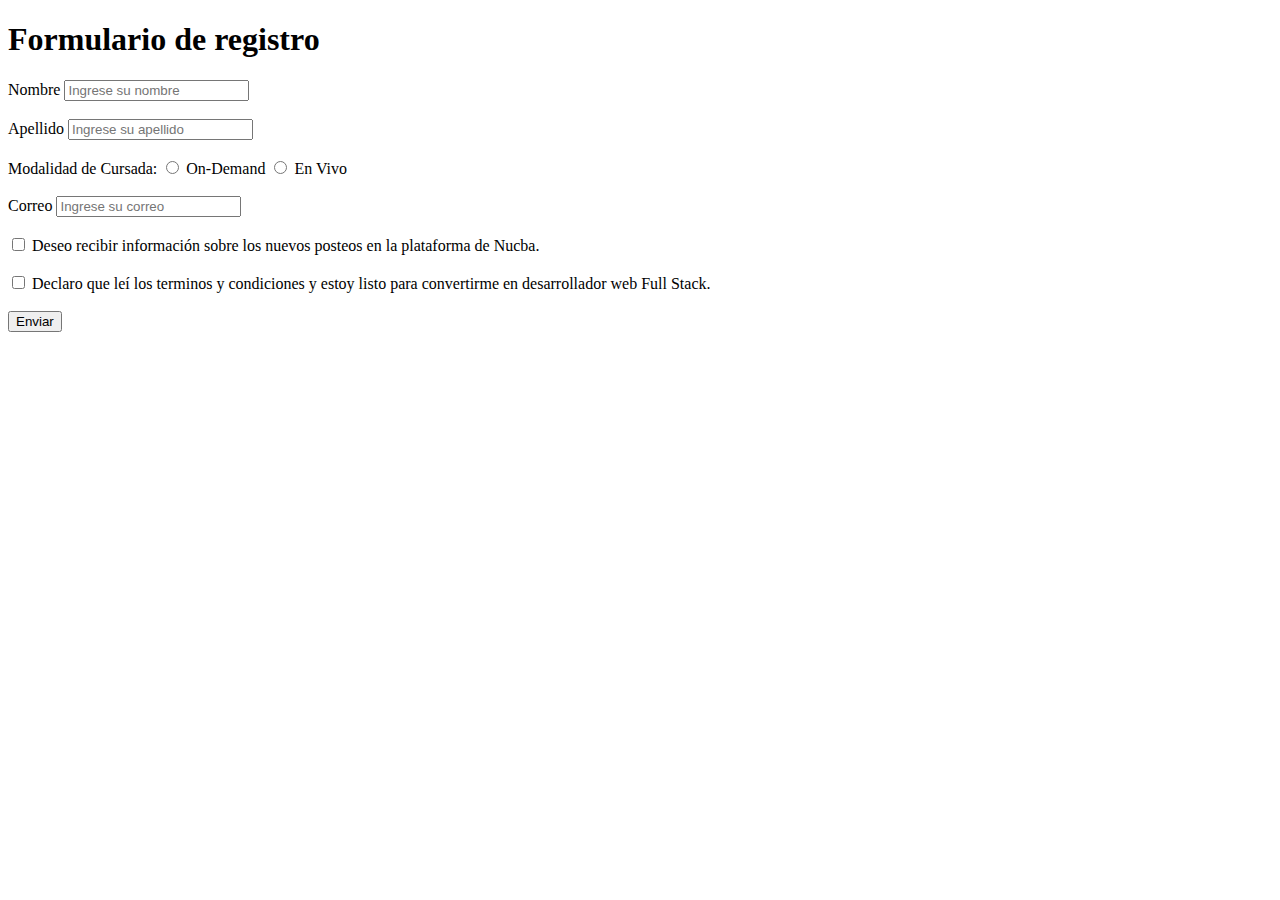
<file: E1-Web/Formularios/index.html>
<!DOCTYPE html>
<html lang="en">
<head>
    <meta charset="UTF-8">
    <meta http-equiv="X-UA-Compatible" content="IE=edge">
    <meta name="viewport" content="width=device-width, initial-scale=1.0">
    <title>E1-Web</title>
</head>
    
<!-- /* en for-id-name se usa cameCase */ -->

<body>
    <header>
        <h1>Formulario de registro</h1>
    </header>
    <main>
        <form>
            <div>
                <label for="nombre">Nombre</label>
                <input type="text" id="nombre" placeholder="Ingrese su nombre" required>
            </div>             
            <div>
                <br>
                <label for="apellido">Apellido</label>
                <input type="text" id="apellido" placeholder="Ingrese su apellido" required>
            </div>     
            <div>
                <br>
                Modalidad de Cursada:
                      <input type="radio" name="cursada" id="onDemand" required>
                      <label for="onDemand">On-Demand</label>
                      <input type="radio" name="cursada" id="enVivo" required>
                      <label for="enVivo">En Vivo</label>                    
            </div>
            <div>
                <br>    
                <label for="mail">Correo</label>
                <input type="email" id="mail" placeholder="Ingrese su correo" required>
            </div>
    
            <div>
                <br>
                <input type="checkbox" id="info" required>
                <label for="info">Deseo recibir información sobre los nuevos posteos en la plataforma de Nucba.</label>
            </div>
            <div>
                <br>
                <input type="checkbox" id="terminos" required>
                <label for="terminos">Declaro que leí los terminos y condiciones y estoy listo para convertirme en desarrollador web Full Stack.</label>
            </div>
    
            <div>
                <br>
                <input type="submit" value="Enviar">
            </div>       
            
        </form>
    </main>
</body>
</html>
</file>
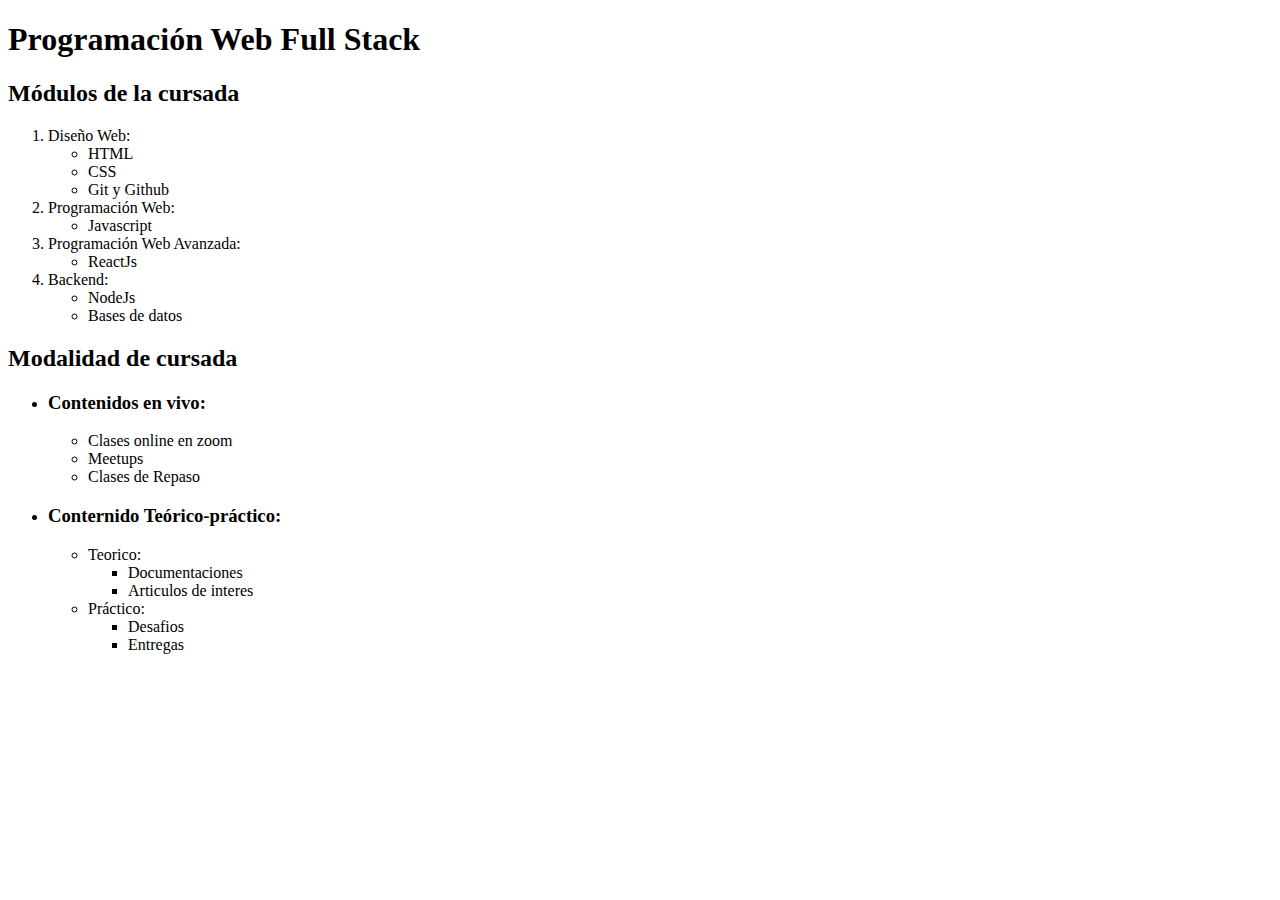
<file: E1-Web/Listas anidadas/index.html>
<!DOCTYPE html>
<html lang="es">
<head>
    <meta charset="UTF-8">
    <meta http-equiv="X-UA-Compatible" content="IE=edge">
    <meta name="viewport" content="width=device-width, initial-scale=1.0">
    <title>E1-Web</title>
</head>
<header>
    <h1>Programación Web Full Stack</h1>
</header>
<body>
    <main>
        <section>
            <h2>Módulos de la cursada</h2>
            <ol>
                <li>Diseño Web:
                    <ul>
                        <li>HTML</li>
                        <li>CSS</li>
                        <li>Git y Github</li>
                    </ul>
                </li>
                <li>Programación Web:
                    <ul>
                        <li>Javascript</li>
                    </ul>                
                </li>
                <li>Programación Web Avanzada:
                    <ul>
                        <li>ReactJs</li>
                    </ul>
                </li>
                <li>Backend:
                    <ul>
                        <li>NodeJs</li>
                        <li>Bases de datos</li>
                    </ul>
                </li>
            </ol>
        </section>

        <section>
            <h2>Modalidad de cursada</h2>
            <ul>
                <li><h3>Contenidos en vivo:</h3>
                    <ul>                
                        <li>Clases online en zoom</li>    
                        <li>Meetups</li> 
                        <li>Clases de Repaso</li>                       
                    </ul>
                </li>

                <li><h3>Conternido Teórico-práctico:</h3>
                    <ul>
                        <li>Teorico:
                            <ul>
                                <li>Documentaciones</li> 
                                <li>Articulos de interes</li>                           
                            </ul>
                        </li>
                        <li>Práctico:
                            <ul>
                                <li>Desafios</li>
                                <li>Entregas</li>
                            </ul>
                        </li>
                    </ul>
                </li>

            </ul>       
            
        </section>
    </main>
</body>
</html>
</file>
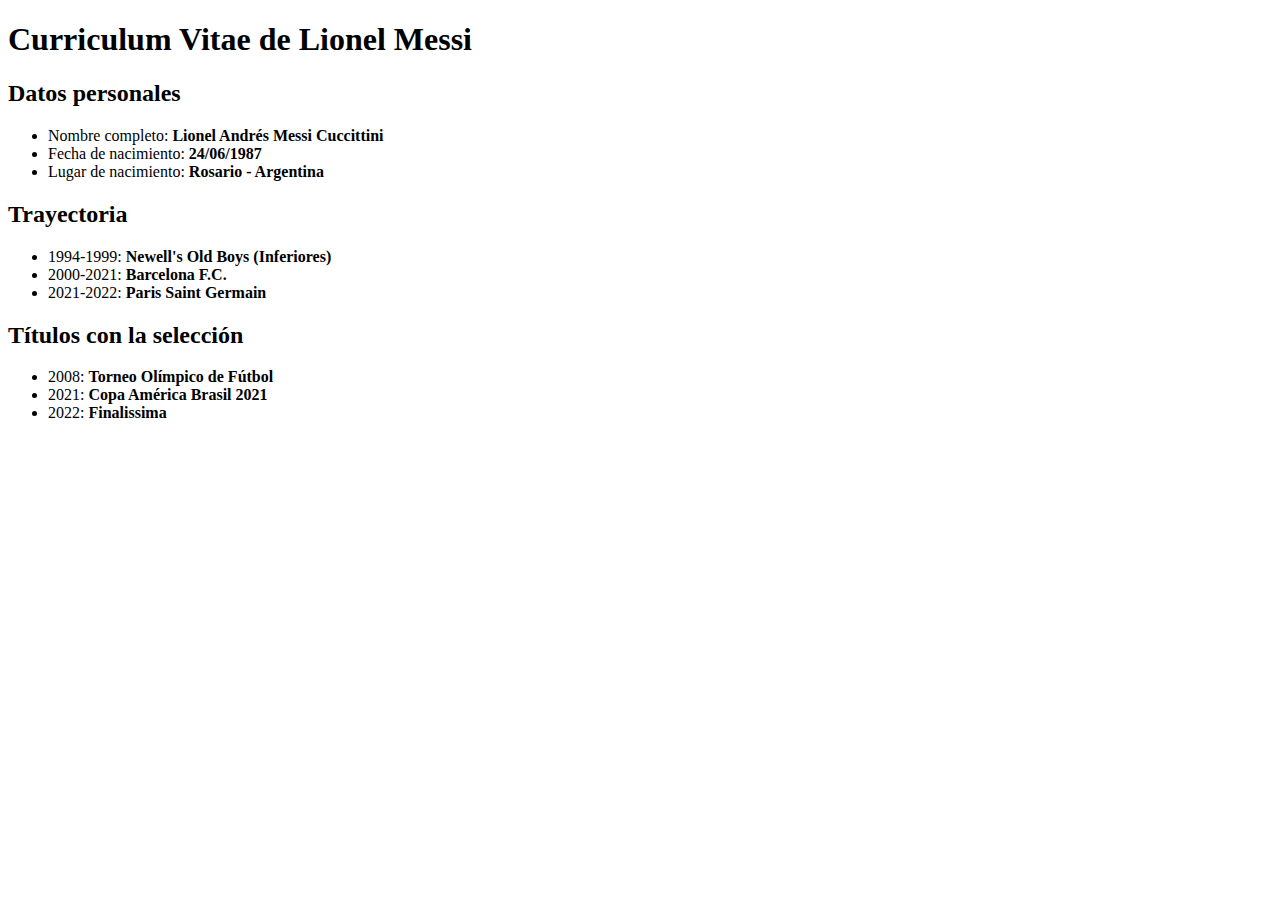
<file: E1-Web/Listas/index.html>
<!DOCTYPE html>
<html lang="en">
<head>
    <meta charset="UTF-8">
    <meta http-equiv="X-UA-Compatible" content="IE=edge">
    <meta name="viewport" content="width=device-width, initial-scale=1.0">
    <title>E1-Web</title>
</head>
<body>
    <header>
        <h1>Curriculum Vitae de Lionel Messi</h1>
    </header>

    <main>
        <section>
            <h2>Datos personales</h2>
            <ul>
                <li>Nombre completo: <strong>Lionel Andrés Messi Cuccittini</strong> </li>
                <li>Fecha de nacimiento: <strong>24/06/1987</strong> </li>
                <li>Lugar de nacimiento: <strong>Rosario - Argentina</strong> </li>
            </ul>
        </section>

        <section>
            <h2>Trayectoria</h2>
            <ul>
                <li>1994-1999: <strong>Newell's Old Boys (Inferiores)</strong> </li>
                <li>2000-2021: <strong>Barcelona F.C.</strong> </li>
                <li>2021-2022: <strong>Paris Saint Germain</strong> </li>
            </ul>
        </section>

        <section>
            <h2>Títulos con la selección</h2>
            <ul>
                <li>2008: <strong>Torneo Olímpico de Fútbol</strong> </li>
                <li>2021: <strong>Copa América Brasil 2021</strong> </li>
                <li>2022: <strong>Finalissima</strong> </li>
            </ul>
        </section>
    </main>

</body>
</html>
</file>
<file: 25-07/styles.css>
/*
/*Selector de etiqueta*/
/*h1 {
    color:;
}

/*Selector universal*/
/*{
    color:;
}*/

/*con id*/
/**{
    border:1px solid;
}*/


#titulo-principal {

    color:green;
}
/*con class*/
.parrafo{
    color:blueviolet;
    text-align: center;
}
</file>
<file: 27-07/styles.css>
*{
    border: 1px dashed red;
    box-sizing: border-box;
    padding: 0;
    margin: 0;
}

div{
    height: 100px;
    width: 100px;
    background-color: aqua;
    border: 1px solid black;
    padding: 20px;
    margin: 30px;
    border: 1px solid black;

}
</file>
<file: Desafios/style.css>
*{
    box-sizing: border-box;
    padding: 0px;
    margin: 0;
}
.fondo{
    background-image: url(https://images.unsplash.com/photo-1612287793042-4bece204801e?ixlib=rb-1.2.1&ixid=MnwxMjA3fDB8MHxzZWFyY2h8Mnx8Zm9uZG9zfGVufDB8fDB8fA%3D%3D&w=1000&q=80);
    
}

.titulo{
    text-align: center;
    padding: 5px;
    font-family: 'Vollkorn', serif;
    font-style: italic;

}

.parrafo{
    margin: 20px;
    text-align: center;
    font-weight: bold;
    font-family: 'Raleway', sans-serif;
}

.imagen{
    display: flex;
    border: solid; 
    
}

.tituloH2{
    font-family: 'Vollkorn', serif;
    font-style: italic;
}

.lista{
    font-family: 'Raleway', sans-serif;
    font-style: italic;
    list-style-type: disc;
}

.tituloH3{
    font-family: 'Vollkorn', serif;
    font-style: italic;
}
</file>
<file: E5/styles.css>
@import url('https://fonts.googleapis.com/css2?family=Montserrat:ital,wght@0,100;0,200;0,300;0,400;0,500;0,600;0,700;0,800;0,900;1,100;1,200;1,300;1,400;1,500;1,600;1,700;1,800;1,900&display=swap');

:root
{ 
    --background: #131415;
    --fondo: #252525;
    --amarillo: #FFA400;
    --rojo: #FC2933;
    --blanco: #FFFFFF;
    /*degrade*/
    --primero: #FFA100;
    --segundo: #FB103D;    
}

*{
    margin: 0;
    padding: 0;
    box-sizing: border-box; 
    font-family: 'Montserrat', sans-serif;
    text-decoration: none;
    list-style-type: none;
 }

 header{    
   display: flex;
   flex-direction: row;
   justify-content:flex-end;
   align-items: center;
   padding: 10px 25px;
   top: 0;  
   width: 100%;   
 }

 .navbar
 {
   display: flex;
   align-items: center;
   justify-content: center;
   gap: 30px;
 }

 .logo
 { 
   position:relative;
   width: 76px;
   height: 79px;
   left: -900px;
   top: 10px;
 }

.iconHome
{       
    position: static;
    left: 17.42%;
    right: 10.42%;
    top: 8.33%;
    bottom: 8.33%; 
}

 .navbarLink
 {
    color: #FFFFFF;    
    font-style: normal;
    font-weight: 400;
    font-size: 12px;    
 }

 .carrito
 {
    position: relative;
    left: 8.33%;
    right: 8.27%;
    top: 10.42%;
    bottom: 27.13%;
}  
  
 .circulo
 {  position:relative;
    width: 13px;
    height: 13px;
    left: -14px;
    top: -9px;
 }

 .cuenta
 {
   position: relative;
   width: 30px;
   height: 30px;
   left: -13px;
   top: -1px;  

 }

 body{
    background: var(--background);
 }

 /*main*/

 main
 {  
  display: flex;
  flex-direction: column;
  align-items: flex-start;
  justify-content: center;
 }

 #hero
 {   
  display: flex;
  align-content: center;
  justify-content: flex-start;
  padding: 70px 100px;
  width: 90%;   
 }

.heroInfo
{
  display: flex;
  align-content: flex-start;
  justify-content: center;
  flex-direction: column;
  color: #FFFFFF; 
  gap:20px;
   
}

.heroInfo h1 {
    font-size: 55px;    
    min-width: 500px;
    font-weight: 700;   
    
  }

  .heroInfo h2 {
    font-size: 45px;    
    min-width: 500px;
    font-weight: 700;    
  }

  .heroInfo p
  {
    padding: 15px 0;
  }

  .btnHero
  {    
    gap: 60px;
    border: 3px;
    border-radius: 15px;
    padding: 15px 45px;
    font-size: 14px;
    background: linear-gradient(to right, var(--primero), var(--segundo));    
    text-decoration: none;
    font-weight: 700;
    text-align: center;
    color: var(--blanco);
    box-shadow: rgba(65, 91, 70, 0.874) 0px 8px 24px;    
  }

  .btn
  {
    gap: 60px;
    border: 3px;
    border-radius: 20px;
    padding: 8px 18px;
    font-size: 14px;
    background: linear-gradient(to right, var(--primero), var(--segundo));    
    text-decoration: none;
    font-weight: 700;
    text-align: center;
    color: var(--blanco);
  }
 
  .heroInfo img
  {
    display: flex;
    flex-direction: row;
    justify-content: center;
  }

  .pizza-1
  {
    position: absolute;
    width: 265px;
    height: 265px;
    left: 780px;
    top: 170px;
  }
  
  .pizza-2
  {
    position: absolute;
    width: 370px;
    height: 370px;
    left: 915px;
    top: 65px;
  }
  
  #cards
  {
    
    display: flex;
    flex-direction: column;
    padding: 0px 105px;
    gap: 15px;
    
    
  }
  #cards h3
  {
    color:var(--blanco);
    font-size: 22px;    
    font-weight: 500; 
    
  }
  .cardsContainer
  {
    display: flex;
    justify-content: center;
    flex-direction: row;
    gap: 30px;
    align-items: center;   
  }

  .card
  {
    height: 100px;
    display: flex;
    gap: 25px;
    background-color:var(--fondo);
    border-radius: 15px;
    padding: 15px;
    align-items: center;
    justify-content: space-around;
    box-shadow: 0px 0px 50px rgba(1, 2, 7, 0.5);
  }

  .cardInfo
  {
    display: flex;
    flex-direction: column;
    gap: 5px;
  }

  .card h2 {
    color: var(--blanco);
    font-weight: 500;
    font-size: 14px;
  }
  
  .descripcion
  {
    color: var(--blanco);
    font-weight: 400;
    font-size: 11px;
    opacity: 0.3;    
  }

  .precio
  {
    font-weight: 800;
    font-size: 18px;
    background: linear-gradient(to right, var(--primero), var(--segundo));
    background-clip: text;
    -webkit-background-clip: text;
    color: transparent;
  }

  #categorias
  {
    display: flex;
    align-content:space-around;
    justify-content: center; 
      
  }

  #categorias h4
  {
    
    color: var(--blanco);
    font-weight: 800;
    font-size: 15px;
    position: absolute;
    width: 87px;
    height: 20px;
    left: 120px;
    top: 750px;
  }

  .categoriasMenu
  {
    display: flex;
    align-items: center;
    flex-wrap: wrap;
    
    
  }

  .pizzas
  {
    background:var(--fondo);
    box-shadow: 0px 0px 50px rgba(1, 2, 7, 0.5);
    border-radius: 15px; 
    display: flex; 
    padding: 15px 30px;
    position: absolute;
    width: 147px;
    height: 171px;
    left: 100px;
    top: 821px;

  }

  .pizzaImg
  {   
    
    position: absolute;
    width: 71px;
    height: 71px;
    left: 37px;
    top: 30px;
  }

  .pizzaImgBlur
  {   
    
    position: absolute;
    width: 75px;
    height: 75px;
    left: 37px;
    top: 30px;
    opacity: 0.5;
    filter: blur(5px);
  }

  .barra
  {
    display: flex;  
    position:absolute;    
    left: 10px;
    top: 100px; 
  }

  .pizzas p
  {
    color:var(--blanco);
    font-weight: 400;
    font-size: 15px;   
    position:absolute;
    width: 47px;
    height: 20px;
    left: 50px;
    top: 120px; 
  }

  .hamburguesa
  {
    background:var(--fondo);
    box-shadow: 0px 0px 50px rgba(1, 2, 7, 0.5);
    border-radius: 15px; 
    display: flex; 
    padding: 15px 30px;
    position: absolute;
    width: 147px;
    height: 171px;
    left: 280px;
    top: 821px;
  }

  .burguer
  {
    position: absolute;
    width: 90px;
    height: 90px;
    left: 28px;
    top: 25px;
    opacity: 0.5;
    filter: blur(5px);
  }

  .burguerBlur
  {
    position: absolute;
    width: 85px;
    height: 85px;
    left: 30px;
    top: 25px;
  }

  .barra2
  {
    display: flex;  
    position:absolute;    
    left: 10px;
    top: 100px; 
  }

  .hamburguesa p
  {
    color:var(--blanco);
    font-weight: 400;
    font-size: 15px;   
    position:absolute;
    width: 47px;
    height: 20px;
    left: 15px;
    top: 120px; 
  }

  .napa
  {
    background:var(--fondo);
    box-shadow: 0px 0px 50px rgba(1, 2, 7, 0.5);
    border-radius: 15px; 
    display: flex; 
    padding: 15px 30px;
    position: absolute;
    width: 147px;
    height: 171px;
    left: 460px;
    top: 821px;
  }

  .napaImg
  {
    position: absolute;
    width: 85px;
    height: 85px;
    left: 30px;
    top: 25px;
  }

  .napaImgBlur
  {
    position: absolute;
    width: 90px;
    height: 90px;
    left: 29px;
    top: 25px;
    opacity: 0.5;
    filter: blur(5px);
  }

  .barra3
  {
    display: flex;  
    position:absolute;    
    left: 10px;
    top: 100px; 
  }

  .napa p
  {
    color:var(--blanco);
    font-weight: 400;
    font-size: 15px;   
    position:absolute;
    width: 47px;
    height: 20px;
    left: 35px;
    top: 120px; 
  }

  .individuales
  {
    background:var(--fondo);
    box-shadow: 0px 0px 50px rgba(1, 2, 7, 0.5);
    border-radius: 15px; 
    display: flex; 
    padding: 15px 30px;
    position: absolute;
    width: 147px;
    height: 171px;
    left: 640px;
    top: 821px;
  }

  .indiImg
  {
    position: absolute;
    width: 85px;
    height: 85px;
    left: 30px;
    top: 25px;    
  }

  .indiImgBlur
  {
    position: absolute;
    width: 90px;
    height: 90px;
    left: 30px;
    top: 25px;
    opacity: 0.5;
    filter: blur(5px);
  }

  .barra4
  {
    display: flex;  
    position:absolute;    
    left: 10px;
    top: 100px; 
  }

  .individuales p
  {
    color:var(--blanco);
    font-weight: 400;
    font-size: 15px;   
    position:absolute;
    width: 47px;
    height: 20px;
    left: 27px;
    top: 120px; 
  }

  .wraps
  {
    background:var(--fondo);
    box-shadow: 0px 0px 50px rgba(1, 2, 7, 0.5);
    border-radius: 15px; 
    display: flex; 
    padding: 15px 30px;
    position: absolute;   
    width: 147px;
    height: 171px;
    left: 820px;
    top: 821px;
  }

  .wrapsImg
  {
    position: absolute;
    width: 85px;
    height: 85px;
    left: 30px;
    top: 25px;
  }

  .wrapsImgBlur
  {
    position: absolute;
    width: 90px;
    height: 90px;
    left: 30px;
    top: 25px;
    opacity: 0.5;
    filter: blur(5px);
  }

  .barra5
  {
    display: flex;  
    position:absolute;    
    left: 10px;
    top: 100px; 
  }

  .wraps p
  {
    color:var(--blanco);
    font-weight: 400;
    font-size: 15px;   
    position:absolute;
    width: 47px;
    height: 20px;
    left: 48px;
    top: 120px; 
  }

  .mexican
  {
    background:var(--fondo);
    box-shadow: 0px 0px 50px rgba(1, 2, 7, 0.5);
    border-radius: 15px; 
    display: flex; 
    padding: 15px 30px;
    position: absolute;   
    width: 147px;
    height: 171px;
    left: 1000px;
    top: 821px;

  }

  .mexicanImg
  {
    position: absolute;
    width: 85px;
    height: 85px;
    left: 30px;
    top: 25px;

  }

  .mexicanImgBlur
  {
    position: absolute;
    width: 90px;
    height: 90px;
    left: 30px;
    top: 25px;
    opacity: 0.5;
    filter: blur(5px);
  }

  .barra6
  {
    display: flex;  
    position:absolute;    
    left: 10px;
    top: 100px; 
  }

  .mexican p
  {
    color:var(--blanco);
    font-weight: 400;
    font-size: 15px;  
    text-align: center; 
    position:absolute;
    width: 105px;
    height: 20px;
    left: 22px;
    top: 120px; 
  }

  .batidukis
  {
    background:var(--fondo);
    box-shadow: 0px 0px 50px rgba(1, 2, 7, 0.5);
    border-radius: 15px; 
    display: flex; 
    padding: 15px 30px;
    position: absolute;
    width: 147px;
    height: 171px;
    left: 1180px;
    top: 821px;

  }

  .batiImg
  {
    position: absolute;
    width: 85px;
    height: 85px;
    left: 30px;
    top: 25px;    
  }

  .batiImgBlur
  {
    position: absolute;
    width: 90px;
    height: 90px;
    left: 30px;
    top: 25px;
    opacity: 0.5;
    filter: blur(5px);
  }

  .barra7
  {
    display: flex;  
    position:absolute;    
    left: 10px;
    top: 100px; 
  }

  .batidukis p
  {
    color:var(--blanco);
    font-weight: 400;
    font-size: 15px;  
    text-align: center; 
    position:absolute;
    width: 105px;
    height: 20px;
    left: 22px;
    top: 120px; 
  }

  #populares
  {
    display: flex;
    flex-direction: column;
    padding: 80px 100px;
    gap: 10px;
    margin-top: 360px;
  }

  #populares h3
  {
    color:var(--blanco);
    font-size: 22px;    
    font-weight: 500; 

  }

  .containerPopulares
  {
    display: flex;
    align-items: center;
    justify-content: center;
    flex-wrap: wrap;
  }

  .cardPopularMenu1,.cardPopularMenu2,.cardPopularMenu3,
  .cardPopularMenu4,.cardPopularMenu5,.cardPopularMenu6,
  .cardPopularMenu7,.cardPopularMenu8
  {
    background: var(--fondo);
    box-shadow: 0px 0px 50px rgba(1, 2, 7, 0.5);
    border-radius: 15px;  
  }

  .cardPopularMenu1
  {    
    position: absolute;
    width: 282px;
    height: 213px;
    left: 100px;
    top: 1120px;
      
  }

  .cardPopularMenu2
  {
    position: absolute;
    width: 282px;
    height: 213px;
    left: 400px;
    top: 1120px;
  }

  .cardPopularMenu3
  {
    position: absolute;
    width: 282px;
    height: 213px;
    left: 700px;
    top: 1120px;

  }
  .cardPopularMenu4
  {
    position: absolute;
    width: 282px;
    height: 213px;
    left: 1000px;
    top: 1120px;

  }
  .cardPopularMenu5
  {
    position: absolute;
    width: 282px;
    height: 213px;
    left: 100px;
    top: 1373px;
  }
  .cardPopularMenu6
  {
    position: absolute;
    width: 282px;
    height: 213px;
    left: 400px;
    top: 1373px;

  }

  .cardPopularMenu7
  {
    position: absolute;
    width: 282px;
    height: 213px;
    left: 700px;
    top: 1373px;

  }
  .cardPopularMenu8
  {
    position: absolute;
    width: 282px;
    height: 213px;
    left: 1000px;
    top: 1373px;
  }

  .cardPopularMenu1 img,.cardPopularMenu2 img,.cardPopularMenu3 img,
  .cardPopularMenu4 img,.cardPopularMenu5 img,.cardPopularMenu6 img,
  .cardPopularMenu7 img,.cardPopularMenu8 img
  {
    display: flex;
    position: relative;
    left: 23px;
    right: 74.07%;
    top: 15px;
    bottom: 34.73%;
  }

  

  .popularInfoMenu1,.popularInfoMenu2,.popularInfoMenu3,
  .popularInfoMenu4,.popularInfoMenu5,.popularInfoMenu6,
  .popularInfoMenu7,.popularInfoMenu8
  {
    display: flex;
    align-content: center;
    justify-content: space-between;
    flex-direction: column;
    color: #FFFFFF;  
   }

   .popularInfoMenu1 h2,.popularInfoMenu2 h2,.popularInfoMenu3 h2,
   .popularInfoMenu4 h2,.popularInfoMenu5 h2,.popularInfoMenu6 h2,
   .popularInfoMenu7 h2,.popularInfoMenu8 h2
   {
    color: var(--blanco);
    font-weight: 500;
    font-size: 15px;  
   }

  .popularInfoMenu1 h2 {
     
    position: absolute;
    height: 20px;
    left: 125px;
    right: 100px;
    top: 1245px    
  }
  
  .popularInfoMenu2 h2 {
    position: absolute;
    height: 20px;
    left: 425px;
    right: 100px;
    top: 1245px;
    
  }

  .popularInfoMenu3 h2 {
    position: absolute;
    height: 20px;
    left: 725px;
    right: 100px;
    top: 1245px;
    
  }

  .popularInfoMenu4 h2 {
    position: absolute;
    height: 20px;
    left: 1025px;
    right: 100px;
    top: 1245px;
    
  }

  .popularInfoMenu5 h2 {
    position: absolute;
    height: 20px;
    left: 125px;
    right: 100px;
    top: 1499px;    
  }

  .popularInfoMenu6 h2 {
    position: absolute;
    height: 20px;
    left: 425px;
    right: 100px;
    top: 1499px;   
    
  }

  .popularInfoMenu7 h2 {
    position: absolute;
    height: 20px;
    left: 725px;
    right: 100px;
    top: 1499px;   
    
  }

  .popularInfoMenu8 h2 {
    position: absolute;
    height: 20px;
    left: 1025px;
    right: 100px;
    top: 1499px;   
  }

  .popuDescripcionMenu1,.popuDescripcionMenu2,.popuDescripcionMenu3,
  .popuDescripcionMenu4,.popuDescripcionMenu5,.popuDescripcionMenu6,
  .popuDescripcionMenu7,.popuDescripcionMenu8
  {
    color: var(--blanco);
    font-weight: 400;
    font-size: 14px;
    opacity: 0.3;  
  }

  .popuDescripcionMenu1
  {  
    position: absolute;
    height: 20px;
    left: 125px;
    right: 100px;
    top: 1270px  
  }

  .popuDescripcionMenu2
  {  
    position: absolute;
    height: 20px;
    left: 425px;
    right: 100px;
    top: 1270px  
  }

  .popuDescripcionMenu3
  {  
    position: absolute;
    height: 20px;
    left: 725px;
    right: 100px;
    top: 1270px  
  }

  .popuDescripcionMenu4
  {  
    position: absolute;
    height: 20px;
    left: 1025px;
    right: 100px;
    top: 1270px  
  }

  .popuDescripcionMenu5
  {  
    position: absolute;
    height: 20px;
    left: 125px;
    right: 100px;
    top: 1525px;  
  }

  .popuDescripcionMenu6
  {  
    position: absolute;
    height: 20px;
    left: 425px;
    right: 100px;
    top: 1525px; 
  }
  .popuDescripcionMenu7
  {  
    position: absolute;
    height: 20px;
    left: 725px;
    right: 100px;
    top: 1525px; 
  }
  .popuDescripcionMenu8
  {  
    position: absolute;
    height: 20px;
    left: 1025px;
    right: 100px;
    top: 1525px; 
  }


  .popuPrecioMenu1,.popuPrecioMenu2,.popuPrecioMenu3,
  .popuPrecioMenu4,.popuPrecioMenu5,.popuPrecioMenu6,
  .popuPrecioMenu7,.popuPrecioMenu8
  {
    font-weight: 800;
    font-size: 19px;
    background: linear-gradient(var(--primero), var(--segundo));
    background-clip: text;
    -webkit-background-clip: text;   
    -webkit-text-fill-color: transparent;
  }


  .popuPrecioMenu1
  {
    
    position: absolute;
    height: 20px;
    left: 125px;
    right: 100px;
    top: 1300px  
  }

  .popuPrecioMenu2
  {
    
    position: absolute;
    height: 20px;
    left: 425px;
    right: 100px;
    top: 1300px  
  }

  .popuPrecioMenu3
  {
    
    position: absolute;
    height: 20px;
    left: 725px;
    right: 100px;
    top: 1300px  
  }

  .popuPrecioMenu4
  {
    
    position: absolute;
    height: 20px;
    left: 1025px;
    right: 100px;
    top: 1300px  
  }

  .popuPrecioMenu5
  {
    
    position: absolute;
    height: 20px;
    left: 125px;
    right: 100px;
    top: 1555px;  
  }
  .popuPrecioMenu6
  {
    
    position: absolute;
    height: 20px;
    left: 425px;
    right: 100px;
    top: 1555px;  
  }

  .popuPrecioMenu7
  {
    
    position: absolute;
    height: 20px;
    left: 725px;
    right: 100px;
    top: 1555px;   
  }

  .popuPrecioMenu8
  {
    
    position: absolute;
    height: 20px;
    left: 1025px;
    right: 100px;
    top: 1555px;  
  }

  .popuBtnMenu1,.popuBtnMenu2,.popuBtnMenu3,
  .popuBtnMenu4,.popuBtnMenu5,.popuBtnMenu6,
  .popuBtnMenu7,.popuBtnMenu8
  {
    gap: 60px;
    border: 3px;
    border-radius: 20px;    
    font-size: 14px;
    background: linear-gradient(to right, var(--primero), var(--segundo));    
    text-decoration: none;
    font-weight: 700;
    text-align: center;
    color: var(--blanco);
  }
  
  .popuBtnMenu1
  {
    
    position: absolute;
    width: 85px;
    height: 29px;
    left: 275px;
    top: 1286px;
  }

  .popuBtnMenu2
  {
    
    position: absolute;
    width: 85px;
    height: 29px;
    left: 575px;
    top: 1286px;
  }

  .popuBtnMenu3
  {
    
    position: absolute;
    width: 85px;
    height: 29px;
    left: 875px;
    top: 1286px;
  }

  .popuBtnMenu4
  {
    
    position: absolute;
    width: 85px;
    height: 29px;
    left: 1175px;
    top: 1286px;
  }

  .popuBtnMenu5
  {
    
    position: absolute;
    width: 85px;
    height: 29px;
    left: 275px;
    top: 1545px;
  }

  .popuBtnMenu6
  {
    
    position: absolute;
    width: 85px;
    height: 29px;
    left: 575px;
    top: 1545px;
  }

  .popuBtnMenu7
  {
    
    position: absolute;
    width: 85px;
    height: 29px;
    left: 875px;
    top: 1545px;
  }

  .popuBtnMenu8
  {
    
    position: absolute;
    width: 85px;
    height: 29px;
    left: 1175px;
    top: 1545px;
  }

  footer
  {
    display: flex;
    padding: 60px 30px;
    color: var(--blanco);
    position: absolute;    
    left: 420px;
    top: 1723px;
  }

  .links
  {   
    display: flex;
    justify-content: center;
    gap: 20px;
  }

  .links a
  {
    color: #FFFFFF;    
    font-style: normal;
    font-weight: 400;
    font-size: 17px;
  }

  footer h4
  {
    display: flex;
    text-align: center;    
    position: absolute;
    width: 267px;
    height: 67px;
    left: 100px;
    top: 150px;
    font-style: normal;
    font-weight: 400;
    font-size: 17px;
  }

  footer span
  {
    display: flex;
    text-align: center;    
    position: absolute;
    width: 267px;
    height: 67px;
    left: 155px;
    top: 1px;
    font-weight: 900;
    
  }
</file>
<file: Grid/assets/style.css>
@import url("https://fonts.googleapis.com/css2?family=Poppins:ital,wght@0,100;0,200;0,300;0,400;0,500;0,600;0,700;0,800;0,900;1,100;1,200;1,300;1,400;1,500;1,600;1,700;1,800;1,900&display=swap");

* {
  margin: 0;
  padding: 0;
  box-sizing: border-box;
}

:root {
  /* Backgrounds */
  --primary-bg: #041b32;
  --secondary-bg: #282828;
  --semi-black: #17191b;
  --semi-gray: #6b7280;
  --light-gray: #9ca3af;

  /* Texts */
  --dark-white: #e5e7eb;
  --semi-white: #f9fafb;
  --text-white: #f3f4f6;
  --white: #fff;

  /* Decoration */
  --rose: #e11d48;
  --light-red: #ff005c;
  --purple: #8c54fb;
}

body {
  background-color: var(--primary-bg);
  color: var(--semi-white);
  font-family: "Poppins", sans-serif;
  padding: 3rem;
}

.max-width {
  max-width: 950px;
  margin: 0 auto;
}

.container {
  padding: 2rem;
  height: 100vh;
  display: grid;
  grid-template-columns: 350px 300px 150px 150px;
  gap: 10px;
  grid-auto-rows: 1fr;
  place-content: center;
}

.item {
  border-radius: 1rem;
  box-shadow: 0 0 15px 0px rgba(0, 0, 0, 0.2);
}

.item:nth-child(1) {
  grid-column: 1/2;
  grid-row: 1/3;
  background: url(./img/1.avif) no-repeat center/cover;
}

.item:nth-child(2) {
  grid-column: 2/3;
  grid-row: 1/2;
  background: url(./img/2.avif) no-repeat center/cover;
}

.item:nth-child(3) {
  grid-column: 3/4;
  grid-row: 1/2;
  background: url(./img/3.avif) no-repeat center/cover;
}

.item:nth-child(4) {
  grid-column: 4/5;
  grid-row: 1/2;
  background: url(./img/4.avif) no-repeat center/cover;
}

.item:nth-child(5) {
  background: url(./img/5.avif) no-repeat center/cover;
  grid-column: 1/2;
  grid-row: 3/4;
}

.item:nth-child(6) {
  background: url(./img/6.avif) no-repeat center/cover;
  grid-column: 2/3;
  grid-row: 2/4;
}

.item:nth-child(7) {
  background: url(./img/7.avif) no-repeat center/cover;
  grid-column: 3/5;
  grid-row: 2/3;
}

.item:nth-child(8) {
  background: url(./img/8.avif) no-repeat center/cover;
  grid-column: 3/5;
  grid-row: 3/4;
}

.item:hover {
  transform: scale(0.8);
  transition: all 0.2s ease-in;
}

footer {
  text-align: center;
}

@media screen and (min-width: 481px) and (max-width: 768px) {
  .container {
    grid-template-columns: repeat(2, 1fr);
  }
  .item:nth-child(even),
  .item:nth-child(odd) {
    grid-column: auto;
    grid-row: auto;
  }
}

@media screen and (min-width: 250px) and (max-width: 480px) {
  .container {
    grid-template-columns: repeat(1, 1fr);
  }
  .item:nth-child(even),
  .item:nth-child(odd) {
    grid-row: auto;
    grid-column: auto;
  }
}
</file>
<file: Nucba NFT/assets/styles.css>
@import url("https://fonts.googleapis.com/css2?family=Poppins:ital,wght@0,100;0,200;0,300;0,400;0,500;0,600;0,700;0,800;0,900;1,100;1,200;1,300;1,400;1,500;1,600;1,700;1,800;1,900&display=swap");

:root
{ /*Root: que las variables (--asa) creadas ahi, en cualquier lugar del css se va  apoder acceder a esas variables*/
    --background: #02050e;
    --primary: #1e50ff;
    --secondary: #272d37;
    --btn-bg: #050d26;
    --bg-azul-10: #e9eeff;
    --bg-white: #fff;
    --bg-electric: #f0fbff;
    --nav-bg: #0f1525;
  
    --text-gray: #adb9c7;
    --text-white: #f3f4f6;
  
    --fire: #ff6d00;
    --electric: #64d3ff;
}

*{
   margin: 0;
   padding: 0;
   box-sizing: border-box; 
   font-family: "Poppins", sans-serif;
   text-decoration: none;
   list-style-type: none;
}

header
{
    background: linear-gradient(to bottom, #121e3C, var(--background));
    width: 100%;
    display: flex;
    justify-content: space-between;
    align-items: center;
    height: 65px;
    padding: 0px 30px 0px 30px;
    position: fixed;
    top: 0;
}

.logo
{
    height: 40%;
}

.navbar, .navbarList
{
    display: flex;
    align-items: center;
    justify-content: center;
}

.navbar
{
    gap: 150px;   

}

.navbarList
{
    gap:30px;
}

.navbarList li:first-child>a
{
    color:var(--text-white);
    font-weight: 600;
}

.cart-icon
{
  border: 1px solid var(--bg-electric);
  padding: 12px 18px;
  margin-top: 3px;
  font-size: 14px;
  color: var(--text-white);
  cursor: pointer;
  border-radius: 10px;
  font-weight: 600;
  cursor: pointer;
  transition: all 0.2s ease-out;

}
main
{
  background: var(--background);
  display: flex;
  flex-direction: column;
  align-items: center;
  justify-content: center;
  color: var(--text-white);
}

#hero
{
    margin-top: 65px;
    padding: 70px 0;
    max-width: 1200px;
    display: flex;
    align-items: center;
    justify-content: center;   

}

.heroInfo
{
    display: flex;
    flex-direction: column;
    gap: 20px;
    width: 50%;    
}

.heroInfo h1 {
  font-size: 48px;
  width: 80%;
  min-width: 500px;
  font-weight: 800;
  background: linear-gradient(to top, #30cfd0, #c43ad6);
  background-clip: text;
  -webkit-background-clip: text;
  color: transparent;
}

.heroInfo p{
  font-size: 14px;
  width: 70%;
  color: var(--text-gray);
}

.heroInfo p > span
{
    font-weight: 800;
}

.heroInfo a
{
    color: var(--text-white);
    background-color: var(--primary);
    width: 120px;
    padding: 8px 0;
    border-radius: 10px;
    font-size: 14px;
    text-align: center;
    transition: all 0.2s ease-out;
}

.heroCard
{
    width: 300px;
    background: var(--secondary);
    padding: 20px;
    border-radius: 15px;
    display: flex;
    flex-direction: column;
    justify-content: center;
    gap: 20px;
}

.heroCardInfo
{
    display: flex;
    flex-direction: column;
    gap: 10px;
}

.heroCardTop
{
    display: flex;
   align-items: center;
   justify-content: space-around;
   gap: 10px;
}

.heroCardTop h3
{
    font-weight: 600;
    font-size: 16px;
    white-space: nowrap;
    overflow: hidden;
    text-overflow: ellipsis;

}

.heroCardTop span
{
   background-color: var(--primary);
   text-align: center;
   width: 50px;
   padding: 3px 0px;
   font-size: 14px;
   border-radius: 10px;
}

.heroCardBottom
{
    display: flex;
    justify-content: space-between;    
}

.heroCardCreator
{
    display: flex;
    align-items: center;
    gap: 5px;
}

.heroCardCreator img
{
    height: 40px;
    width: 40px;
}

.creatorInfo p:first-child, .heroCardPrice p
{
    color: var(--text-gray);
    font-size: 12px;
    font-weight: 300;
}

.heroCardPrice
{
    display: flex;
    flex-direction: column;
    justify-content: center;
    align-items: flex-end;
}

.heroCardPrice span, .creatorInfo p:last-child
{
    font-size: 14px;
}

.heroCardPrice span
{
    font-weight: 800;
}

#info {
    padding: 70px 0;
    max-width: 1200px;
    display: flex;
    justify-content: center;
    align-items: center;
    flex-direction: column;
    gap: 80px;
  }
  
  #info h2 {
    font-size: 32px;
    font-weight: 800;
  }
  
  .info-cards-container {
    display: flex;
    justify-content: space-around;
    align-items: flex-start;
    flex-wrap: wrap;
    gap: 20px;
  }
  
  .info-card {
    width: 300px;
    height: 300px;
    padding: 40px 30px;
    display: flex;
    flex-direction: column;
    align-items: center;
    text-align: center;
    background: var(--secondary);
    border-radius: 10px;
    gap: 20px;
  }
  
  .info-card img {
    width: 50px;
  }
  
  .info-card h3 {
    font-weight: 600;
    font-size: 18px;
  }
  
  .info-card p {
    font-size: 14px;
    font-weight: 300;
    color: var(--text-gray);
  }

  #discover
  {
    padding: 70px 0;
    max-width: 1200px;

  }

  .discoverInfo
  {
    display: flex;
    justify-content: center;
    gap: 10px;
    margin-bottom: 50px;
  }


  .discoverInfo h2{
    font-size: 32px;
    width: 45%;
    font-weight: 800;
  }

  .discoverText
  {
    display: flex;
    width: 45%;
    gap: 20px;
    flex-direction: column;
  }

  .discoverText p
  {
    font-size: 16px;
    font-weight: 300;
    color: var(--text-gray);
  }

  .discoverText a
  {
    color: var(--text-white);
    font-weight: 600;
    text-decoration: underline;
  }

  .discoverText a:hover {
    color: var(--text-gray);
  }

  .discoverCards
  {
    display: flex;
    gap: 15px;
    justify-content: center;
    align-items: center;

  }

  .discoverCards img{
    width: 30%;
  }

  #products
  {
    display: flex;
    flex-direction: column;
    justify-content: center;
    align-items: center;
    padding: 40px 0;
    max-width: 1200px;
    width: 100%;
  }

  #products h2{
    font-size: 32px;
    font-weight: 800;
    margin-bottom: 40px;
  }

  .categories{
    display: flex;
    align-items: center;
    justify-content: center;
    gap: 15px;

  }

  .category{
    background: var(--btn-bg);
    border: none;
    padding: 10px 15px;
    color: var(--bg-white);
    border-radius: 10px;
    cursor: pointer;
  }

  .active{
    background: var(--primary);
  }

  .productsContainer
  {
    display: flex;
    flex-wrap: wrap;
    align-items: center;
    justify-content: center;
    gap: 15px;   
    padding: 40px 0;
    max-width: 1200px;
  }

  .product{
    background: var(--secondary);
    padding: 20px;
    border-radius: 15px;
    display: flex;
    flex-direction: column;
    justify-content: center;
    gap: 15px;
    margin-bottom: 20px;
  }

  .productInfo
  {
    display: flex;
    flex-direction: column;
    justify-content: space-between;
    gap: 20px;    
  }

  .productTop, .productMid,  .productBot
  { 
    display: flex;
   justify-content: space-between;
   align-items: center;
  }

  .productTop h3{
    font-size: 16px;
    font-weight: 600;

  }

  .productTop p, .productUser p{
    color: var(--text-gray);
    font-weight: 400;
    font-size: 16px;

  }

  .productUser{
    display: flex;
    align-items: center;
    gap: 10px;
  }

  .productMid span{
    font-weight: 800;
  }

  .productOffer{
    display: flex;
    justify-content: space-between;
    width: 100%;
  }

  .offerTime{
    display: flex;
    gap: 10px;
    align-items: center;
    font-weight: 600;
  }

  .offerTime img{
    width: 20px;
  }

  .btnAdd{
    background: var(--primary);
    border: none;
    padding: 10px 33px;
    color: var(--text-white);
    border-radius: 10px;
    cursor: pointer;
    transition: all 0.2s ease-out;
  }

  footer {
    background: var(--background);
    color: var(--bg-white);
    display: flex;
    flex-direction: column;
    justify-content: center;
    align-items: center;
    gap: 40px;
    padding: 60px 0;
  }
  
  footer a,
  footer p{
    color: var(--text-gray);
    font-weight: 300;
    font-size: 18px;
  }
  
  footer a:hover{
    color: var(--text-white);
  }
  
  footer span{
    font-weight: 800;
  }
  
  .footer-links{
    display: flex;
    justify-content: center;
    gap: 20px;
  }

  #menu-toggle,
#cart-toggle,
.menu-label{
  display: none;
}

.cart{
  position: absolute;
  top: 65px;
  right: 0;
  padding: 50px 30px;
  background: linear-gradient(to top, #121e3c, var(--background));
  border-left: 1px solid var(--nav-bg);
  display: flex;
  flex-direction: column;
  gap: 30px;
  height: calc(100vh - 65px);
  overflow-y: scroll;
  display: none;
  z-index: 2;
}

.cart::-webkit-scrollbar{
  display: none;
}

.cart h2 {
  color: var(--text-white);
  font-size: 20px;
  font-weight: 600;
}

.cart-item{
  display: flex;
  align-items: center;
  justify-content: center;
  gap: 20px;
  background-color: #2323234e;
  padding: 20px;
  border: 1px solid var(--electric);
  border-radius: 10px;
}

.cart-item img {
  width: 65px;
  height: 65px;
}

.item-info{
  display: flex;
  flex-direction: column;
}

.item-title{
  color: var(--text-white);
  font-weight: 600;
  font-size: 14px;
}

.item-bid{
  color: var(--text-gray);
  font-weight: 300;
  font-size: 12px;
}

.item-price{
  background: linear-gradient(to right, #30cfd0, #c43ad6);
  background-clip: text;
  -webkit-background-clip: text;
  color: transparent;
  font-size: 16px;
  font-weight: 800;
}

.item-handler{
  display: flex;
  align-items: center;
  justify-content: center;
  gap: 20px;
}

.quantity-handler{
  display: flex;
  justify-content: center;
  align-items: center;
  padding: 2px 8px;
  border-radius: 5px;
  color: var(--text-white);
  font-weight: 400;
  transition: all 0.2s ease-in;
}

.item-quantity{
  color: var(--text-gray);
}

.down{
  background-color: var(--secondary);
  border: 1px solid var(--electric);
  cursor: pointer;
}

.up{
  border: 1px solid var(--electric);
  cursor: pointer;
}

.divider{
  margin-top: 20px;
  border: 0.5px solid var(--electric);
}

.cartTotal{
  display: flex;
  justify-content: space-between;
  align-items: baseline;
}

.cartTotal p{
  color: var(--text-white);
  font-weight: 700;
}

.cartTotal span{
  color: var(--text-white);
  font-weight: 400;
  font-size: 18px;
}

#cart-toggle:checked + .cart {
  display: flex;
}

.btn-load{
  background: none;
  border: 1px solid var(--electric);
  padding: 10px 35px;
  color: var(--bg-white);
  border-radius: 10px;
  cursor: pointer;
  font-weight: 600;
  transition: all 0.2s ease-out;
}
</file>
<file: Nucba NFT/assets/mediaqueries.css>
/* Tablets */
@media (max-width: 992px) {
    .navbar {
        gap: 10px;
    }

    .cart-icon {
        border: 0px solid;
        height: 40px;
    }

    .navbarList{
        position: absolute;
        top: 65px;
        left: 5%;
        right: 5%;
        width: 90%;
        flex-direction: column;
        background-color: var(--nav-bg);
        border: 2px solid var(--electric);
        border-top: 0px;
        border-radius: 0px 0px 15px 15px;
        align-items: flex-start;
        padding: 45px 30px;
        gap: 25px;
        z-index: 2;
        display: none;
    }

    .navbarList a{
        font-size: 18px;
    }

    .menu-label{
        display: flex;
        order: 2;
        cursor: pointer;
    }

    .menu-label img{
        width: 25px;
        height: 25px;
    }

    #menu-toggle:checked + .navbarList{
        display: flex;
    }

    .heroInfo{
        width: 100%;
        text-align: center;
        justify-content: center;
        align-items: center;
        gap: 30px;
    }

    .heroInfo h1 {
        width: 90%;
        max-width: 500px;
        min-width: unset;
    }

    .heroInfo p {
        width: 60%;
        max-width: 600px;
    }

    .heroCard{
        display: none;
    }

    #info h2 {
        text-align: center;
        width: 80%;
    }

    .info-cards-container{
        max-width: 80%;
    }

    #discover{
        display: flex;
        flex-direction: column;
        justify-content: center;
        align-items: center;
        text-align: center;
    }

    .discoverInfo{
        flex-direction: column;
        align-items: center;
    }

    .discoverCards{
        flex-direction: column;
    }

    .discoverCards img {
        width: 100%;
    }

    .categories{
        max-width: 390px;
        flex-wrap: wrap;
    }

    .category{
        width: 120px;
    }

}

@media (max-width: 576px){
    .cart{
        left: 0;
        width: 100%;
        border: none;
    }

    .cart-item{
        flex-wrap: wrap;
    }

    .heroInfo p{
        width: 70%;
        max-width: unset;
    }

    .info-card{
        width: 100%;
        height: 350px;
        justify-content: center;
    }

    .info-card p{
        width: 90%;
    }

    #discover{
        width: 80%;
    }

    #discover h2{
        font-size: 48px;
        width: 100%;
    }

    .discoverText{
        width: 100%;
        padding: 10px;
        line-height: 30px;
        gap: 50px;
    }

    .discoverText a{
        font-size: 20px;
    }

    .discoverCards img {
        width: 100%;
    }

    .categories {
        max-width: 300px;
        justify-content: center;
        align-items: center;
    }

    .category{
        width: 120px;
    }

    .productsContainer{
        width: 80%;
    }

    .product{
        width: 100%;
    }

    .footer-links{
        flex-direction: column;
        text-align: center;
    }


}
</file>
<file: Nucba NFT/assets/animaciones.css>
html {
    scroll-behavior: smooth;
    scroll-padding-top: 65px;
  }
  
  .overlay {
    position: absolute;
    top: 65px;
    left: 0;
    height: 100vh;
    width: 100%;
    z-index: 1;
  
    background: rgba(255, 255, 255, 0.05);
    box-shadow: 0 8px 32px 0 rgba(31, 38, 135, 0.37);
    backdrop-filter: blur(5px);
    -webkit-backdrop-filter: blur(5px);
    display: none;
  }
  
  #cart-toggle:checked ~ .overlay {
    display: block;
  }
  
  #menu-toggle:checked ~ .overlay {
    display: block;
  }
  
  .navbar-list li {
    position: relative;
    padding: 0;
  }
  
  .navbar-list li a::after {
    content: "";
    height: 2px;
    width: 100%;
    background-color: var(--text-white);
    position: absolute;
    bottom: 0;
    left: 0;
    transform: scaleX(0);
    transform-origin: bottom right;
    transition: transform 0.15s ease;
  }
  
  .navbar-list li a:hover::after {
    transform-origin: bottom left;
    transform: scaleX(1);
  }
  
  .cart-icon:hover {
    color: var(--electric);
    border-color: var(--electric);
    transition: all 0.2s ease-in;
  }
  
  .quantity-handler:hover {
    cursor: pointer;
    background-color: var(--electric);
    transition: all 0.2s ease-in;
  }
  
  .btn-add:hover,
  .hero-info a:hover {
    background-color: var(--fire);
    transition: all 0.2s ease-in;
  }
  
  .btn-load:hover {
    background: var(--electric);
    color: var(--text-white);
    transition: all 0.2s ease-in;
  }
  
  @keyframes fade {
    from {
      opacity: 0;
    }
    to  {
      opacity: 1;
    }
  }
  
  @keyframes slide-up {
    0% {
      transform: translateY(100px);
    }
    100% {
      transform: translateY(0);
    }
  }
  
  @keyframes slide-right {
    from {
      transform: translateX(100px);
    }
    to {
      transform: translateX(0);
    }
  }
  
  .hero-info h1 {
    animation: fade 1s ease-in, slide-up 1.3s ease-in-out;
  }
  
  .hero-info p {
    animation: fade 0.8s ease-in forwards, slide-up 0.9s ease-in-out;
  }
  
  .hero-info a {
    animation: fade 0.8s ease-in forwards, slide-up 0.9s ease-in-out;
  }
  
  .hero-card {
    animation: fade 1s ease-in forwards, slide-up 1.3s ease-in-out;
  }
  
  #info h2 {
    animation: fade 0.8s ease-in, slide-up 0.9s ease-in-out;
  }
  
  .info-card {
    animation: fade 0.8s ease-in forwards, slide-up 1.3s ease-in-out;
  }
  
  .info-card:nth-child(1) {
    animation-delay: 0.8s;
  }
  
  .info-card:nth-child(2) {
    animation-delay: 0.7s;
  }
  
  .info-card:nth-child(3) {
    animation-delay: 1s;
  }
  
  .product img {
    transition: all 0.3s linear;
  }
  
  .product img:hover {
    transform: scale(1.02);
    transition: all 0.3s linear;
  }
  
  @keyframes blink {
      to {
          background: transparent;
          opacity: 0;
      }
  }
  
  @keyframes typewriter {
      to {
          left: 100%;
      }
  }
  
  .hero-info h1 span{
      position: relative;
      background: linear-gradient(to top, #30cfd0, #c43ad6);
      background-clip: text;
      -webkit-background-clip: text;
      color: transparent;
  }
  
  .hero-info h1 span::before,
  .hero-info h1 span::after{
      content: "";
      position: absolute;
      top: 0;
      bottom: 0;
      left: 0;
      right: 0;
  }
  
  .hero-info h1 span::before{
      background-color: var(--background);
      animation: typewriter 1.2s 1.4s steps(6) forwards;
  }
  
  .hero-info h1 span::after{
      width: 0.1rem;
      background: linear-gradient(to top, #30cfd0, #c43ad6);
      animation: typewriter 1.2s 1.4s steps(6) forwards, blink 0.8s steps(6) infinite;
  }
</file>
